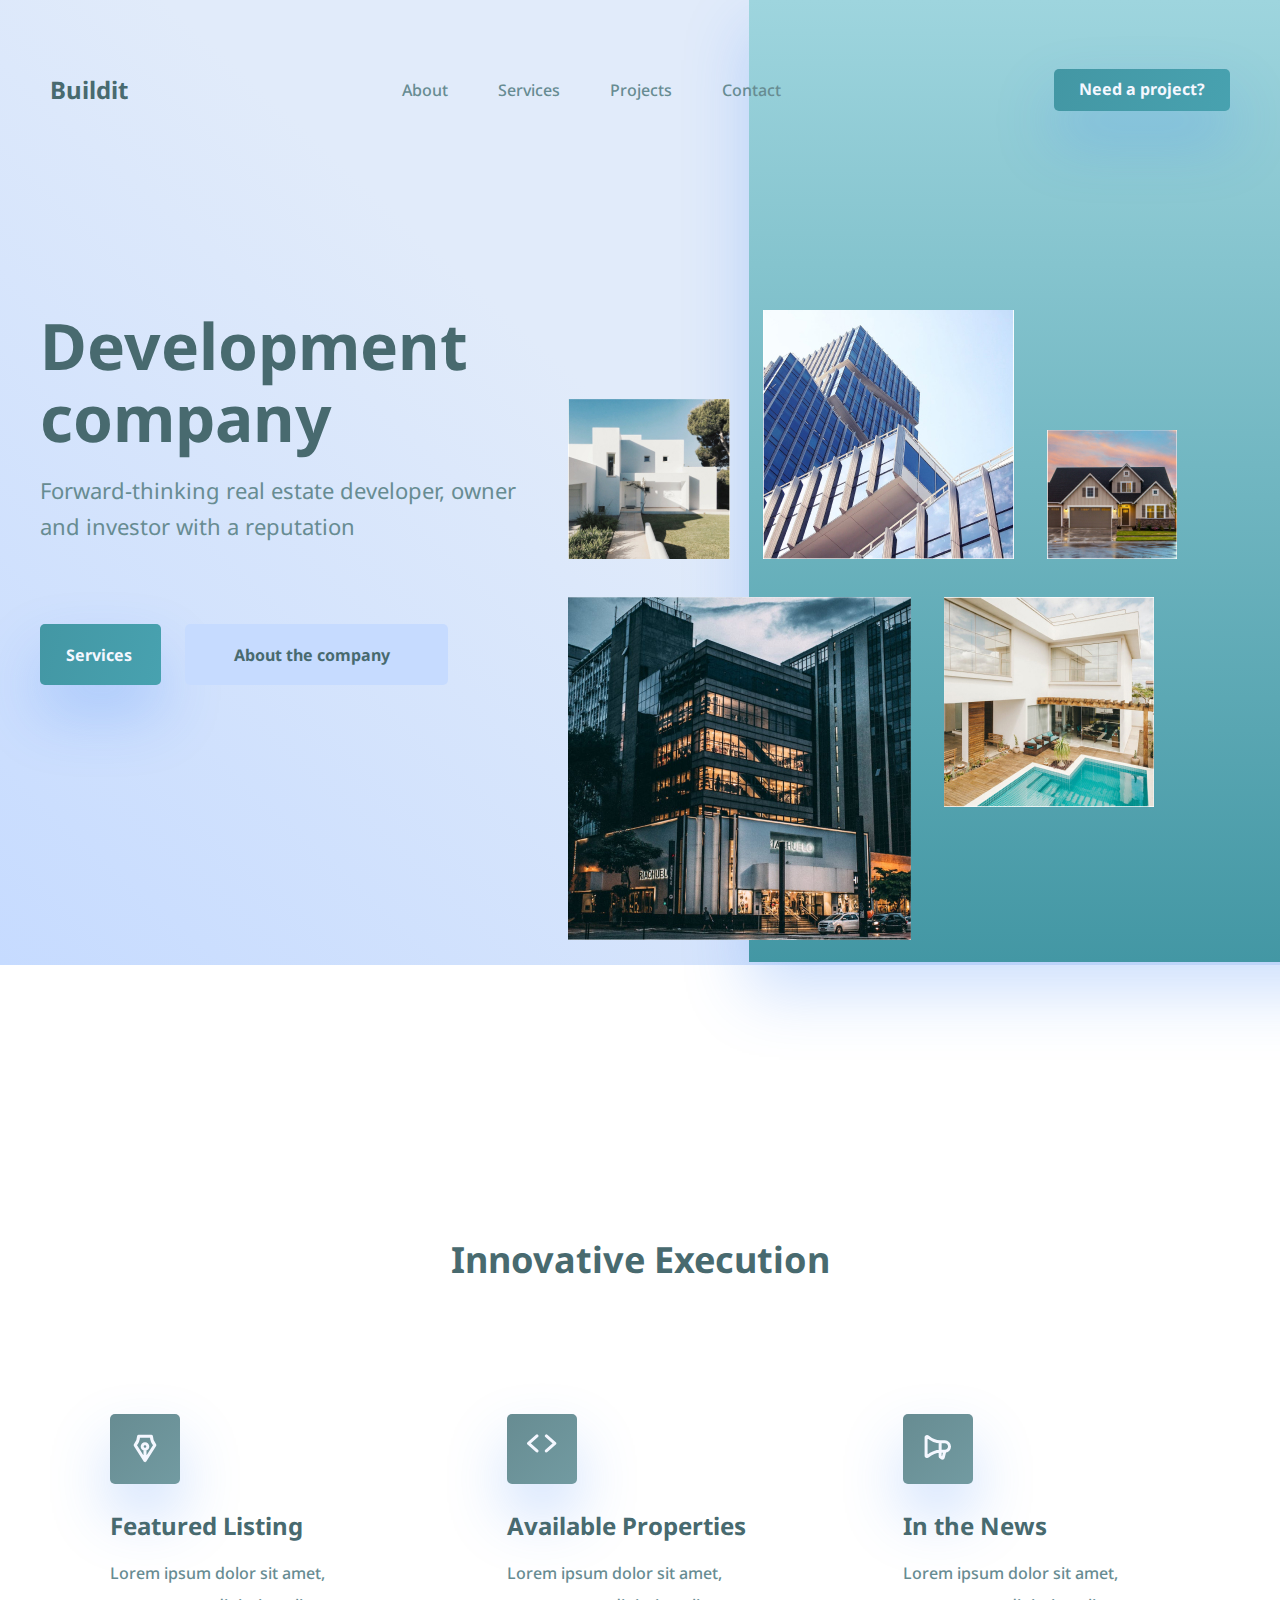
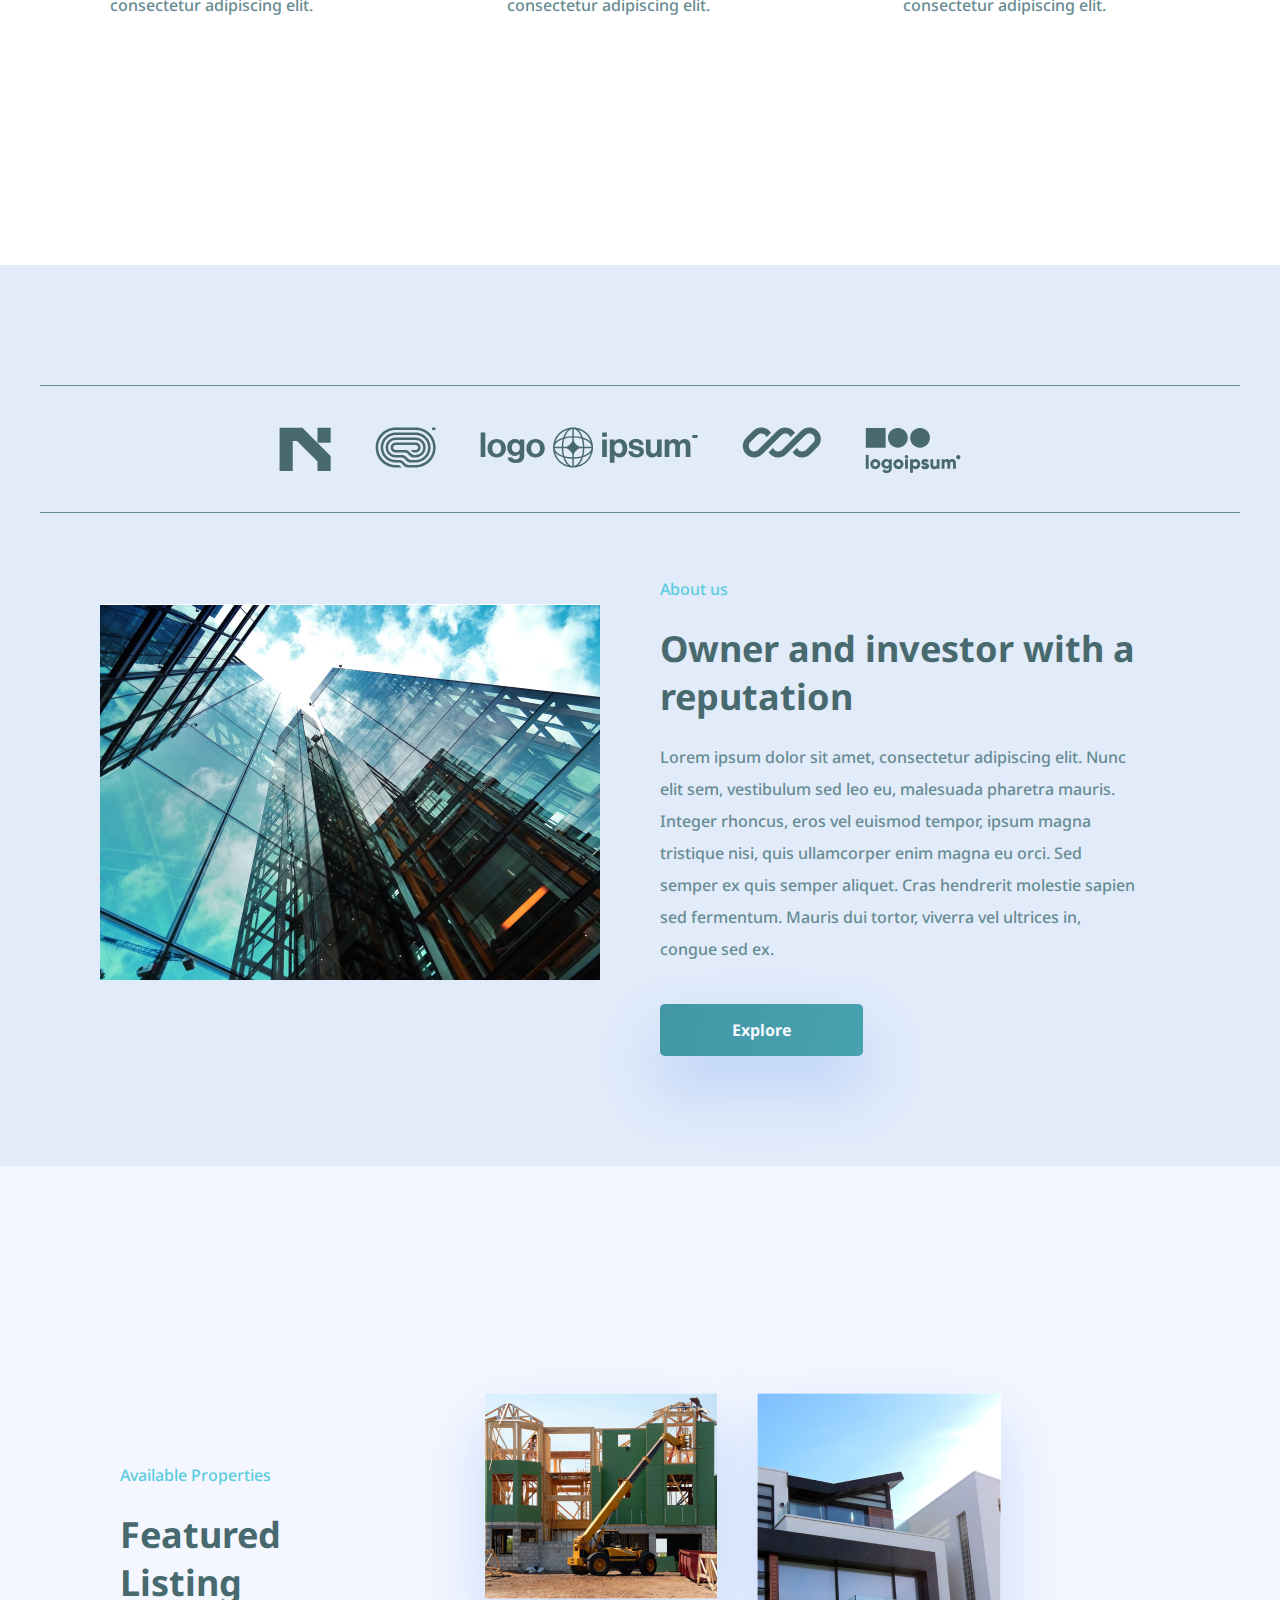
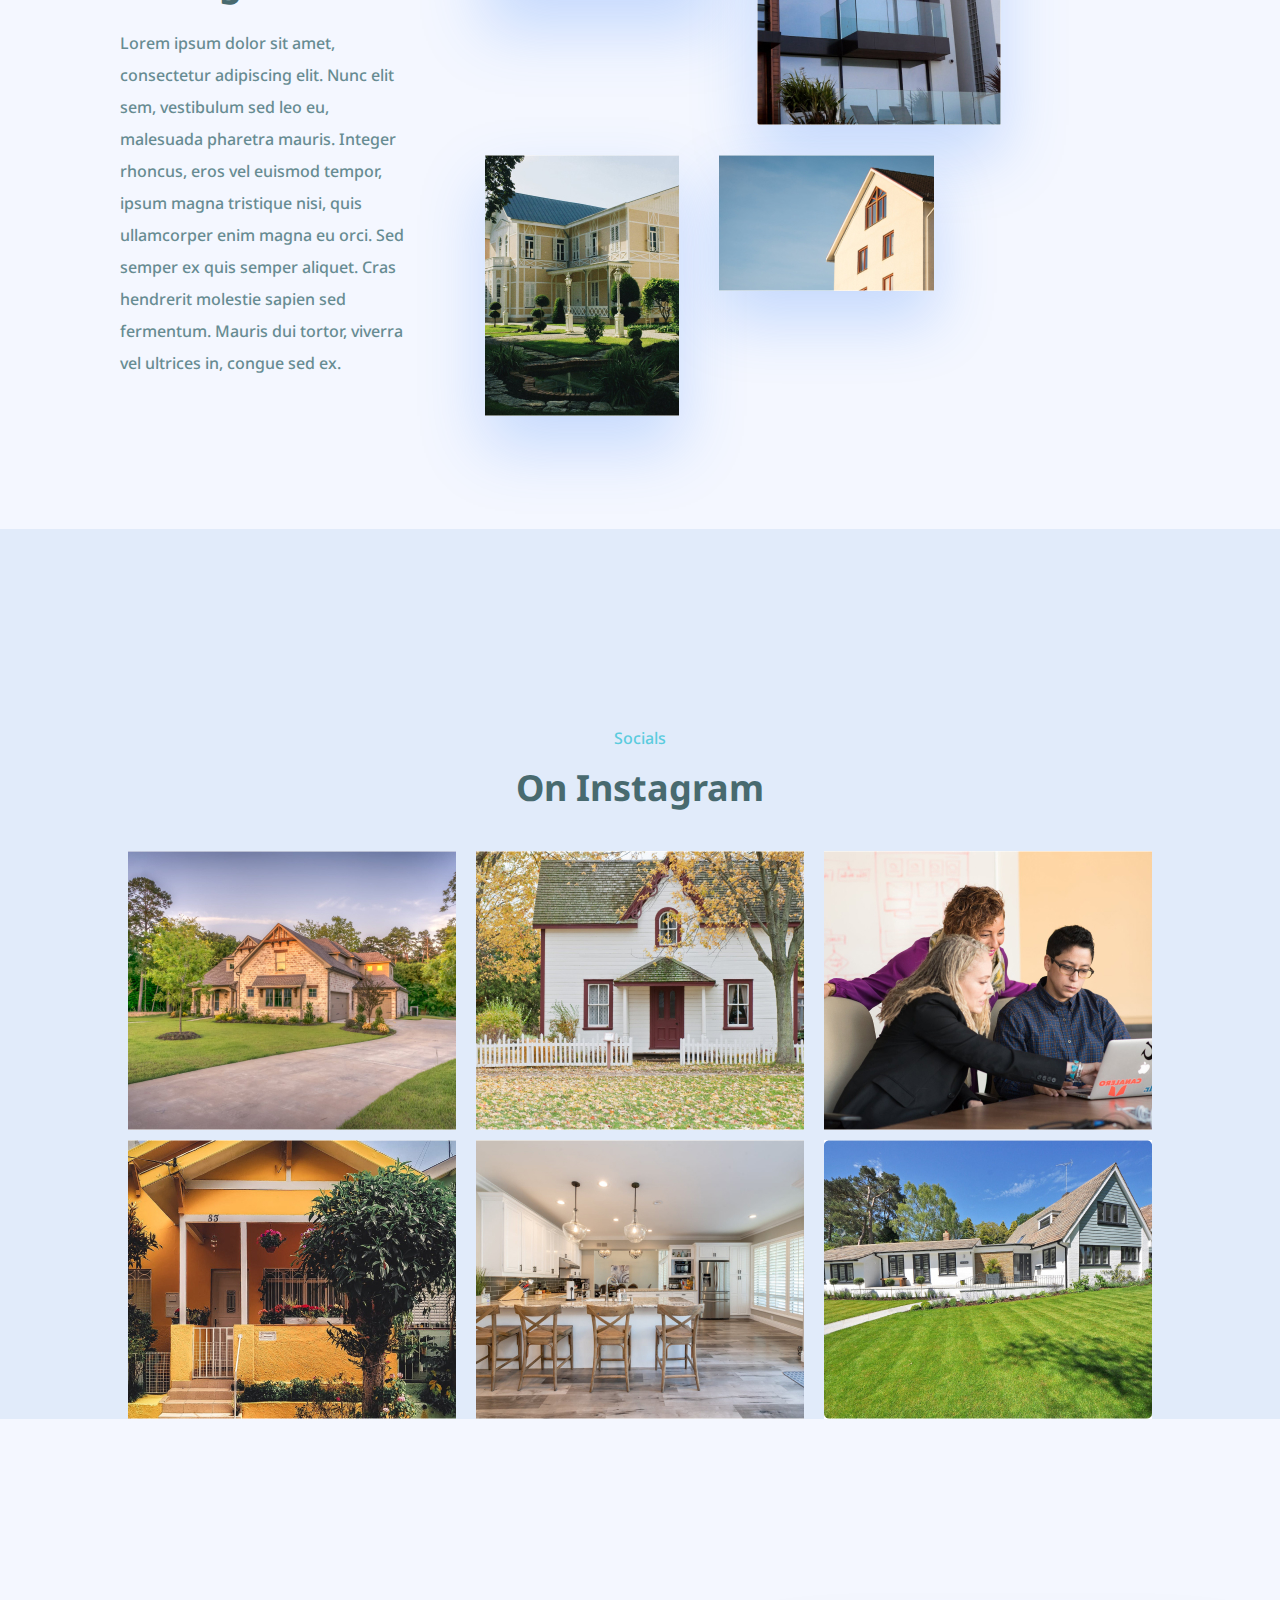
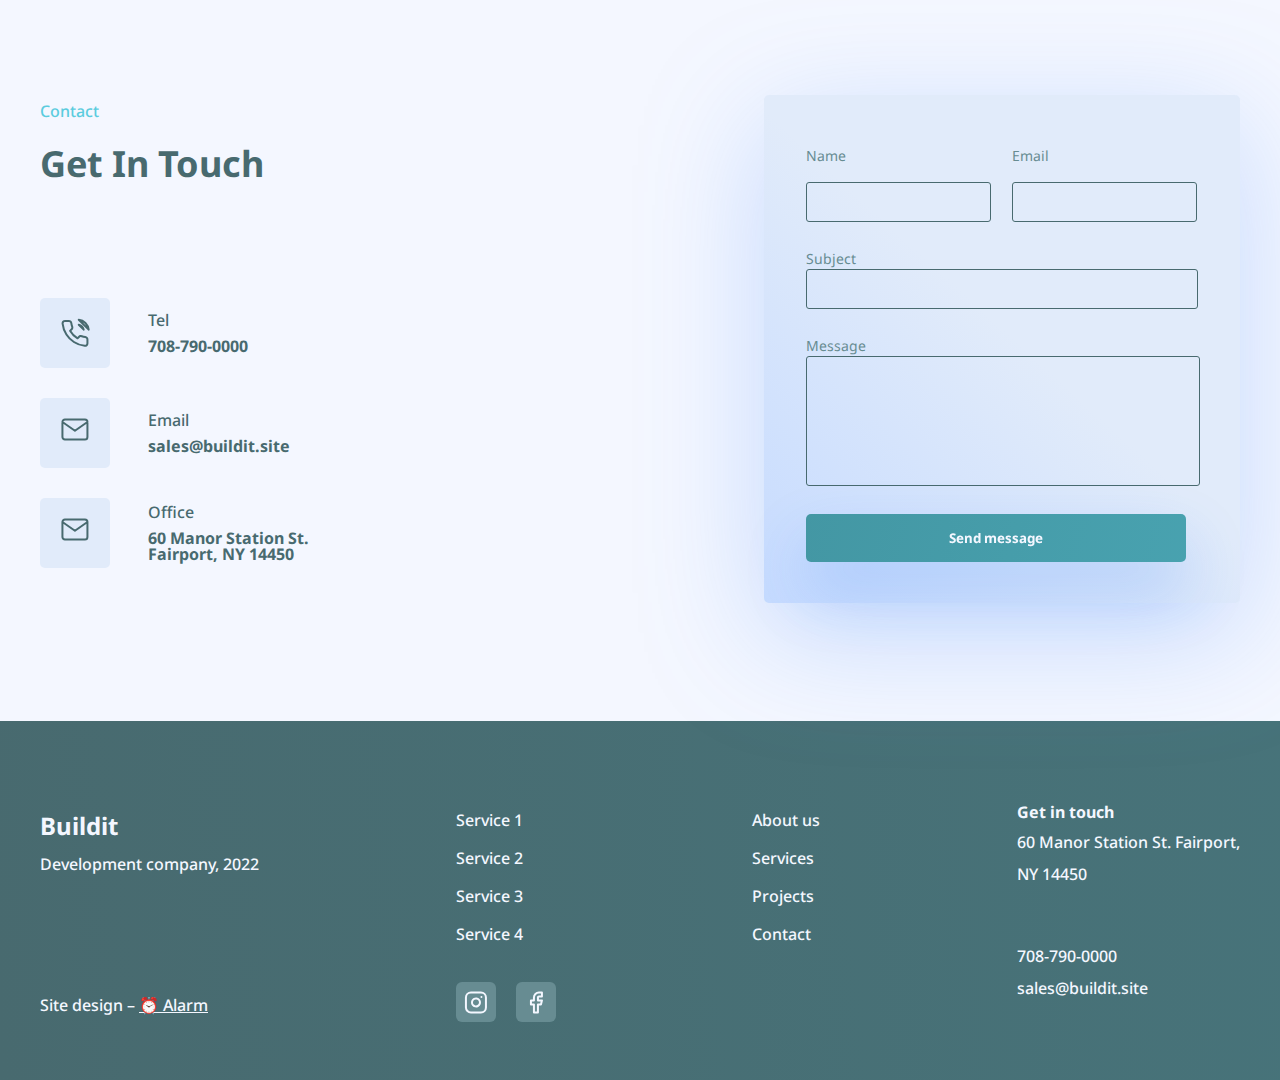
<file: Buildit/Buildit/index.html>
<!DOCTYPE html>
<html lang="en">

<head>
   <meta charset="UTF-8">
   <meta http-equiv="X-UA-Compatible" content="IE=edge">
   <meta name="viewport" content="width=device-width, initial-scale=1.0">
   <link href="https://fonts.googleapis.com/css?family=Noto+Sans:regular,500,700&display=swap" rel="stylesheet" />
   <link rel="stylesheet" href="css/style.css">
   <title>Home</title>
</head>

<body>
   <div class="wrapper">
      <header class="header">
         <div class="header__container">
            <a class="header__logo" href="#">Buildit</a>
            <div class="header__menu menu">
               <ul class="menu__list">
                  <li class="menu__item"><a href="#" class="menu__link">About</a></li>
                  <li class="menu__item"><a href="#" class="menu__link">Services</a></li>
                  <li class="menu__item"><a href="#" class="menu__link">Projects</a></li>
                  <li class="menu__item"><a href="#" class="menu__link">Contact</a></li>
               </ul>
            </div>
            <a href="#" class="header__button button">Need a project?</a>
         </div>
      </header>
      <main class="page">
         <section class="page__main-block main-block">
            <div class="main-block__container">
               <div class="main-block__text-body text-body">
                  <h1 class="text-body__title">Development<br>company</h1>
                  <div class="text-body__subtitle">Forward-thinking real estate developer, owner<br>and investor with a
                     reputation</div>
                  <div class="text-body__buttons buttons-block">
                     <a href="#" class="buttons-block__service-button button">Services</a>
                     <a href="#" class="buttons-block__about-button">About the company</a>
                  </div>
               </div>
               <div class="main-block__image-body image-body">
                  <!-- <div class="image-body__row">
                     <div class="image-body__item"><img src="img/main-block/01.jpg" alt="House-1"></div>
                     <div class="image-body__item"><img src="img/main-block/02.jpg" alt="House-2"></div>
                     <div class="image-body__item"><img src="img/main-block/03.jpg" alt="House-3"></div>
                     <div class="image-body__item"><img src="img/main-block/04.jpg" alt="House-4"></div>
                     <div class="image-body__item"><img src="img/main-block/05.jpg" alt="House-5"></div>
                  </div> -->
                  <div class="image-body__first-row">
                     <div class="image-body__item"><img src="img/main-block/01.jpg" alt="House-1"></div>
                     <div class="image-body__item"><img src="img/main-block/02.jpg" alt="House-2"></div>
                     <div class="image-body__item"><img src="img/main-block/03.jpg" alt="House-3"></div>
                  </div>
                  <div class="image-body__second-row">
                     <div class="image-body__item"><img src="img/main-block/04.jpg" alt="House-4"></div>
                     <div class="image-body__item"><img src="img/main-block/05.jpg" alt="House-5"></div>
                  </div>
               </div>
            </div>
         </section>
         <section class="page__features features">
            <div class="features__container">
               <div class="features__title title">Innovative Execution</div>
               <div class="features__row">
                  <div class="features__item item-features">
                     <div class="item-features__icon"><img src="img/features/pencil.svg" alt=""></div>
                     <div class="item-features__label">Featured Listing</div>
                     <div class="item-features__text">Lorem ipsum dolor sit amet, consectetur adipiscing elit.</div>
                  </div>
                  <div class="features__item item-features">
                     <div class="item-features__icon"><img src="img/features/arrows.svg" alt=""></div>
                     <div class="item-features__label">Available Properties</div>
                     <div class="item-features__text">Lorem ipsum dolor sit amet, consectetur adipiscing elit.</div>
                  </div>
                  <div class="features__item item-features">
                     <div class="item-features__icon"><img src="img/features/speaker.svg" alt=""></div>
                     <div class="item-features__label">In the News</div>
                     <div class="item-features__text">Lorem ipsum dolor sit amet, consectetur adipiscing elit.</div>
                  </div>
               </div>
            </div>
         </section>
         <section class="page__about about">
            <div class="about__container">
               <div class="about__partners">
                  <img src="img/about/partners/01.svg" alt="Partner-1">
                  <img src="img/about/partners/02.svg" alt="Partner-2">
                  <img src="img/about/partners/03.svg" alt="Partner-3">
                  <img src="img/about/partners/04.svg" alt="Partner-4">
                  <img src="img/about/partners/05.svg" alt="Partner-5">
               </div>
               <div class="about__column column">
                  <div class="column__image"><img src="img/about/build.jpg" alt=""></div>
                  <div class="column__body--about">
                     <div class="column__topic topic">About us</div>
                     <div class="column__title title">Owner and investor with a reputation</div>
                     <div class="column__text text">Lorem ipsum dolor sit amet, consectetur adipiscing elit. Nunc elit
                        sem,
                        vestibulum sed leo eu, malesuada pharetra mauris. Integer rhoncus, eros vel euismod tempor,
                        ipsum magna tristique nisi, quis ullamcorper enim magna eu orci. Sed semper ex quis semper
                        aliquet. Cras hendrerit molestie sapien sed fermentum. Mauris dui tortor, viverra vel ultrices
                        in, congue sed ex.</div>
                     <a href="#" class="column__button button">Explore</a>
                  </div>
               </div>
            </div>
         </section>
         <section class="page__projects projects">
            <div class="projects__container">
               <div class="projects__column column">
                  <div class="column__body--projects">
                     <div class="column__topic topic">Available Properties</div>
                     <div class="column__title title">Featured Listing</div>
                     <div class="column__text text">Lorem ipsum dolor sit amet, consectetur adipiscing elit. Nunc elit
                        sem, vestibulum sed leo eu, malesuada pharetra mauris. Integer rhoncus, eros vel euismod tempor,
                        ipsum magna tristique nisi, quis ullamcorper enim magna eu orci. Sed semper ex quis semper
                        aliquet. Cras hendrerit molestie sapien sed fermentum. Mauris dui tortor, viverra vel ultrices
                        in, congue sed ex.</div>
                  </div>
                  <div class="column__image">
                     <div class="column__image"><img src="img/projects/01.jpg" alt=""></div>
                     <div class="column__image"><img src="img/projects/02.jpg" alt=""></div>
                     <div class="column__image"><img src="img/projects/03.jpg" alt=""></div>
                     <div class="column__image"><img src="img/projects/04.jpg" alt=""></div>
                  </div>
               </div>
            </div>
         </section>
         <section class="page__socials socials">
            <div class="socials__container">
               <div class="socials__topic topic">Socials</div>
               <div class="socials__title title">On Instagram</div>
               <div class="socials__row">
                  <div class="socials__image"><img src="img/socials/01.jpg" alt=""></div>
                  <div class="socials__image"><img src="img/socials/02.jpg" alt=""></div>
                  <div class="socials__image"><img src="img/socials/03.jpg" alt=""></div>
                  <div class="socials__image"><img src="img/socials/04.jpg" alt=""></div>
                  <div class="socials__image"><img src="img/socials/05.jpg" alt=""></div>
                  <div class="socials__image"><img src="img/socials/06.jpg" alt=""></div>
               </div>
            </div>
         </section>
         <section class="page__contact contact">
            <div class="contact__container">
               <div class="contact__address address">
                  <div class="contact__topic topic">Contact</div>
                  <div class="contact__title title">Get In Touch</div>
                  <div class="address__item">
                     <div class="address__icon"><img src="img/contact/phone.svg" alt=""></div>
                     <div class="address__column">
                        <div class="address__caption">Tel</div>
                        <a href="tel:708-790-0000" class="address__info">708-790-0000</a>
                     </div>
                  </div>
                  <div class="address__item">
                     <div class="address__icon"><img src="img/contact/mail.svg" alt=""></div>
                     <div class="address__column">
                        <div class="address__caption">Email</div>
                        <a href="mailto:sales@buildit.site" class="address__info">sales@buildit.site</a>
                     </div>
                  </div>
                  <div class="address__item">
                     <div class="address__icon"><img src="img/contact/mail.svg" alt=""></div>
                     <div class="address__column">
                        <div class="address__caption">Office</div>
                        <a href="#" class="address__info">60 Manor Station St.<br>Fairport, NY 14450</a>
                     </div>
                  </div>
               </div>
               <form class="contact__form form-contact" action="#">
                  <div class="form-contact__input-wrapper">
                     <div class="form-contact__input-inner">
                        <label class="form-contact__label" for="fname">Name</label><br>
                        <input class="form-contact__input" type="text" id="fname">
                     </div>
                     <div class="form-contact__input-wrapper">
                        <div class="form-contact__input-inner">
                           <label class=" form-contact__label" for="mail">Email</label><br>
                           <input class="form-contact__input" required type="email" id="mail">
                        </div>
                     </div>
                  </div>
                  <label class="form-contact__label" for="subject">Subject</label><br>
                  <input class="form-contact__input form-contact__input--wide" type="text" id="subject">
                  <label class="form-contact__label" for="message">Message</label><br>
                  <input class="form-contact__textarea" type="textarea" id="message">
                  <button class="form-contact__button button" type="submit">Send message</button>
               </form>
            </div>
         </section>
      </main>
      <footer class="footer">
         <div class="footer__container">
            <div class="footer__column column-footer">
               <div class="column-footer__logo">Buildit</div>
               <div class="column-footer__label">Development company, 2022</div>
               <div class="column-footer__caption">Site design – <span>⏰ Alarm</span></div>
            </div>
            <div class="footer__column column-footer">
               <ul class="column-footer__list">
                  <li class="column-footer__item"><a href="#" class="column-footer__link">Service 1</a></li>
                  <li class="column-footer__item"><a href="#" class="column-footer__link">Service 2</a></li>
                  <li class="column-footer__item"><a href="#" class="column-footer__link">Service 3</a></li>
                  <li class="column-footer__item"><a href="#" class="column-footer__link">Service 4</a></li>
               </ul>
               <div class="column-footer__icons">
                  <div class="column-footer__icon"><img src="img/footer/inst.svg" alt="Instagram"></div>
                  <div class="column-footer__icon"><img src="img/footer/fb.svg" alt="Facebook"></div>
               </div>
            </div>
            <div class="footer__column column-footer">
               <ul class="column-footer__list">
                  <li class="column-footer__item"><a href="#" class="column-footer__link">About us</a></li>
                  <li class="column-footer__item"><a href="#" class="column-footer__link">Services</a></li>
                  <li class="column-footer__item"><a href="#" class="column-footer__link">Projects</a></li>
                  <li class="column-footer__item"><a href="#" class="column-footer__link">Contact</a></li>
               </ul>
            </div>
            <div class="footer__column column-footer">
               <div class="column-footer__desc">Get in touch</div>
               <div class="column-address"><a class="column-footer__link" href="#">60 Manor Station St.
                     Fairport,<br>NY 14450</a></div>
               <a class="column-footer__link" href="tel:708-790-0000">708-790-0000</a>
               <div> <a class="column-footer__link" href="mailto:sales@buildit.site">sales@buildit.site</a></div>
            </div>
         </div>
      </footer>
   </div>
</body>

</html>
</file>
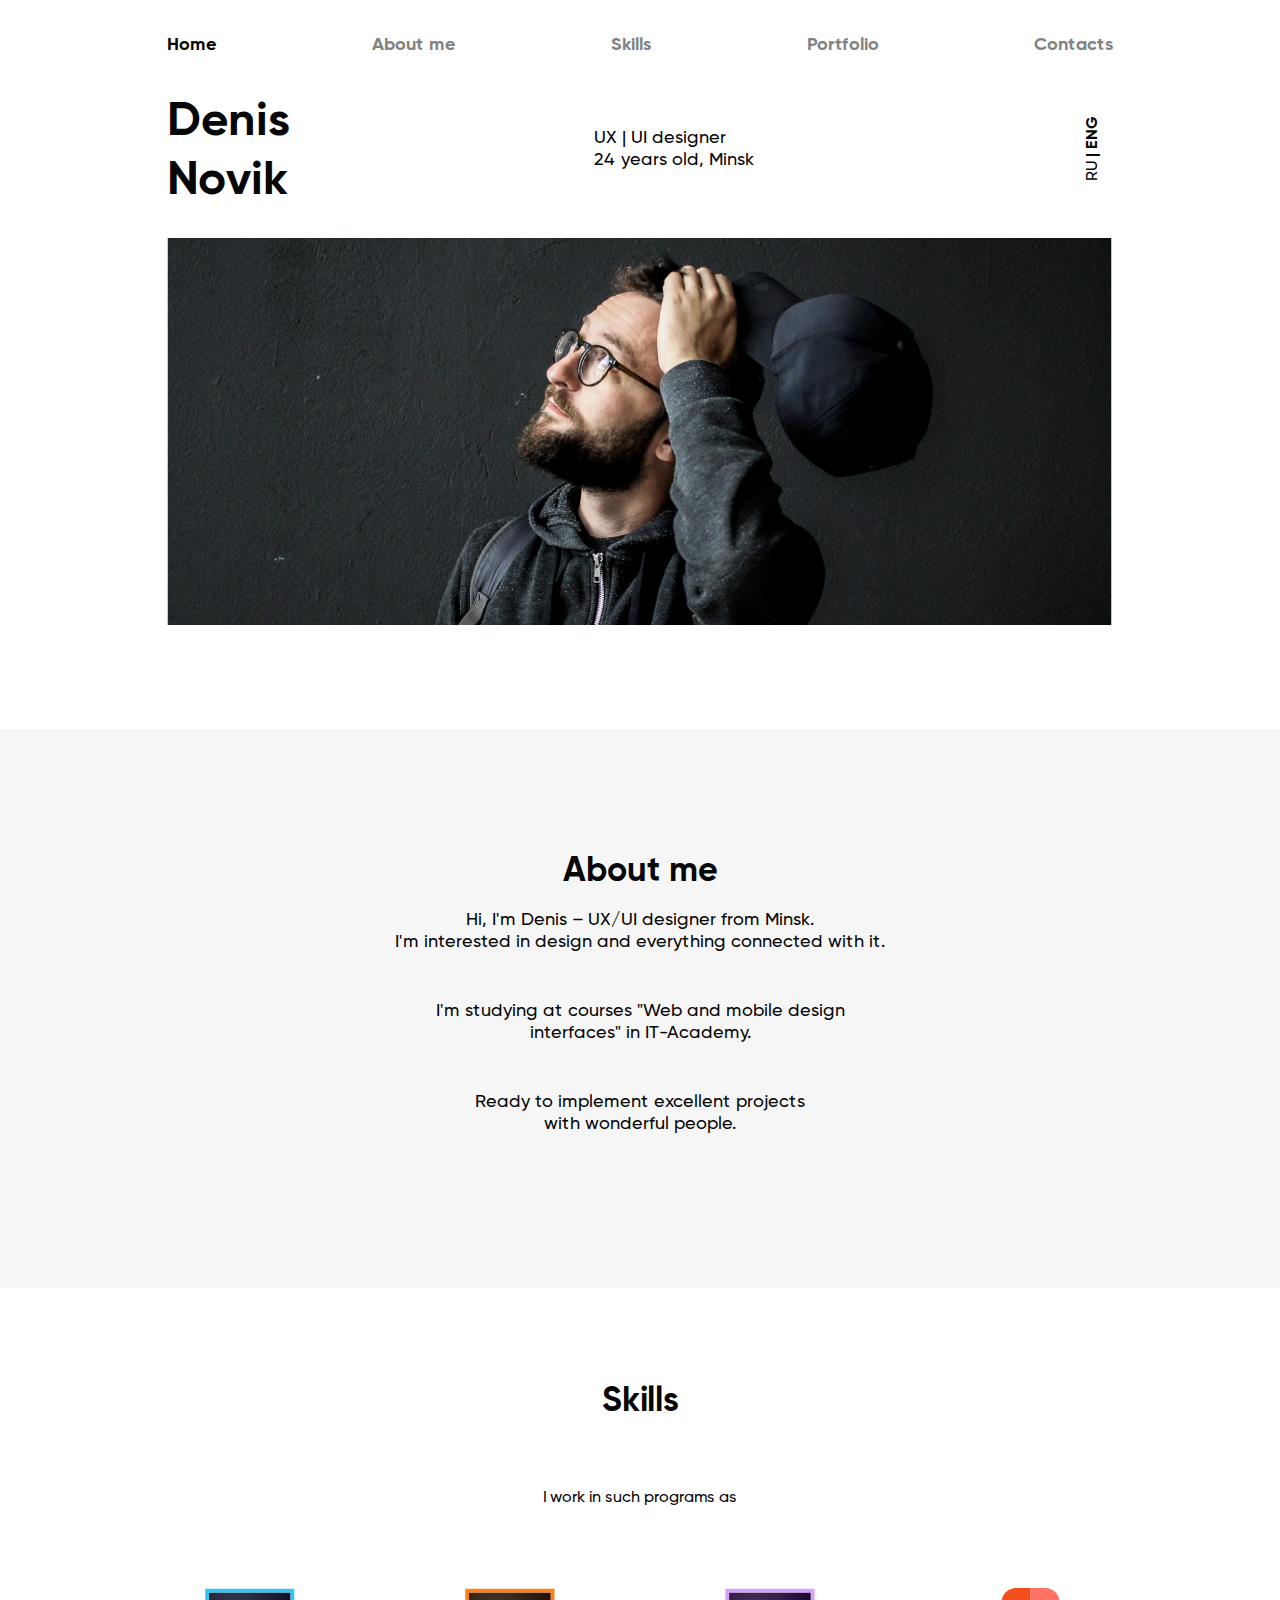
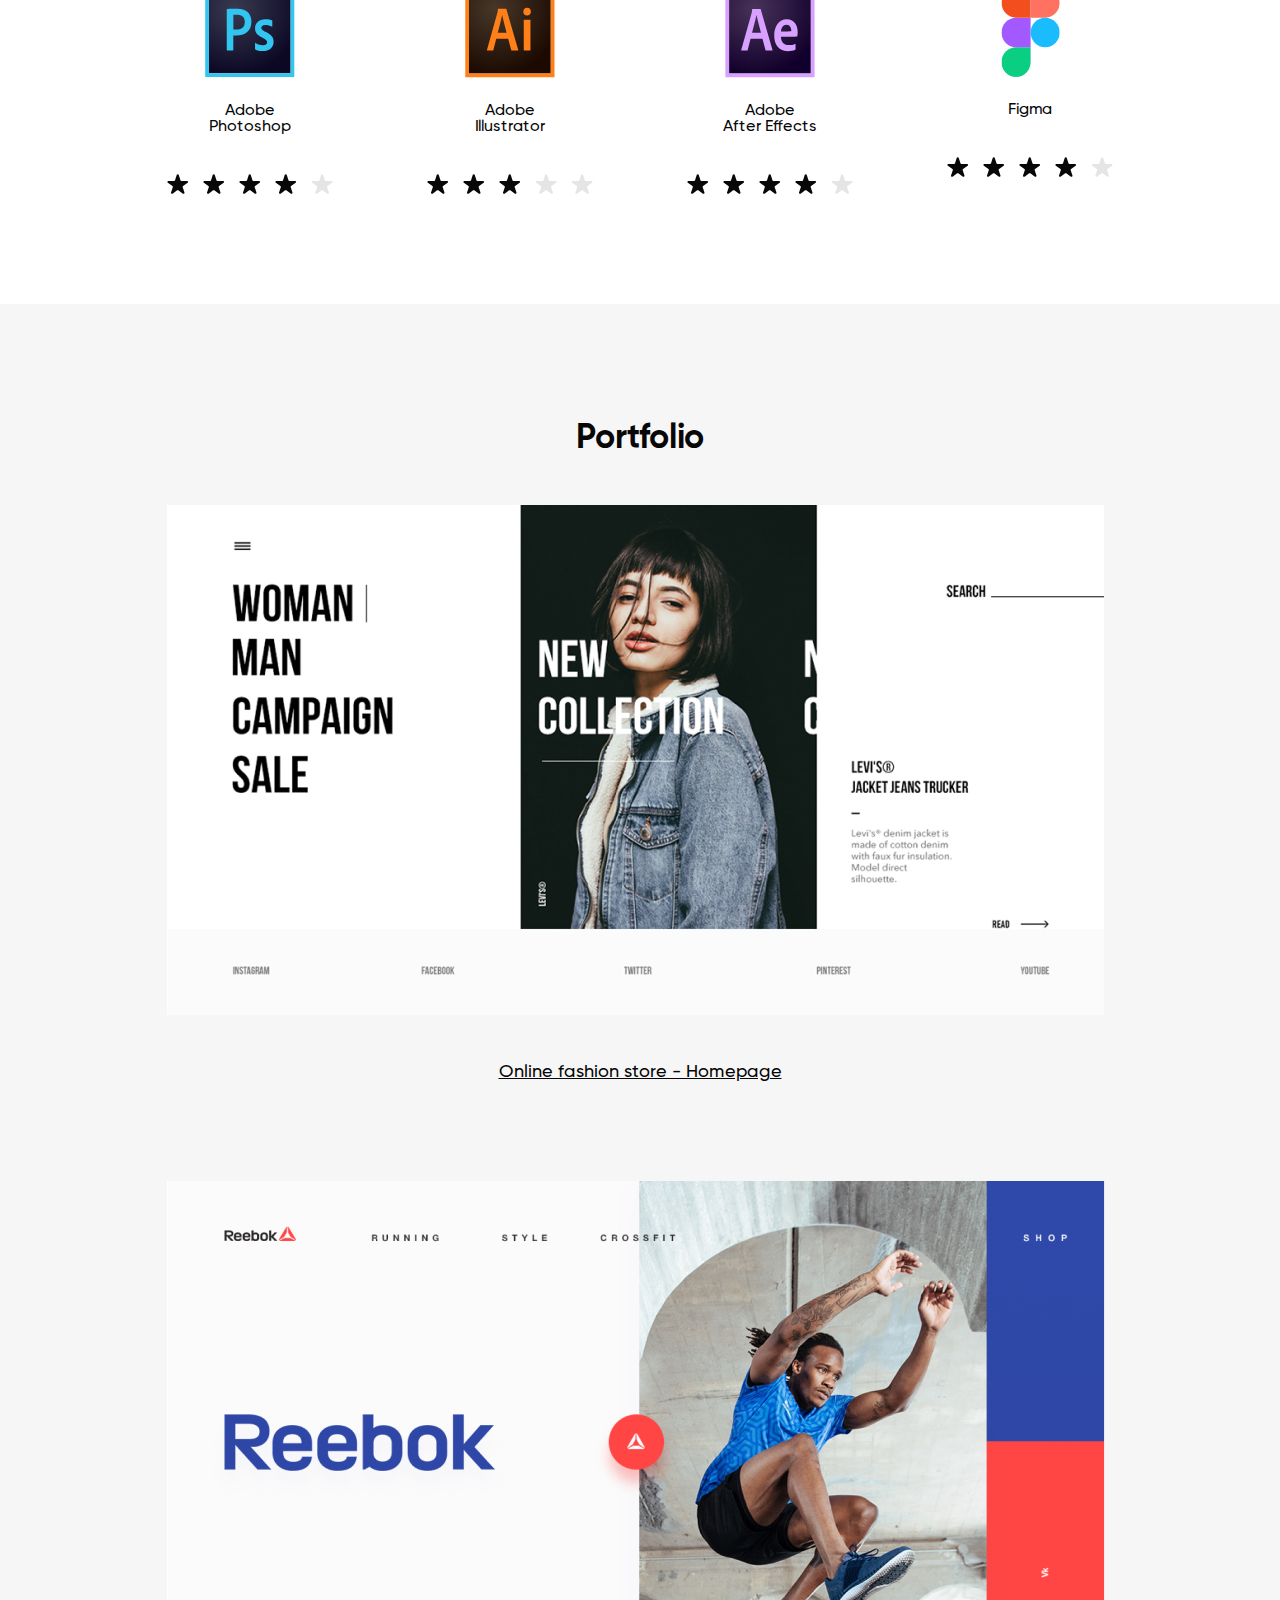
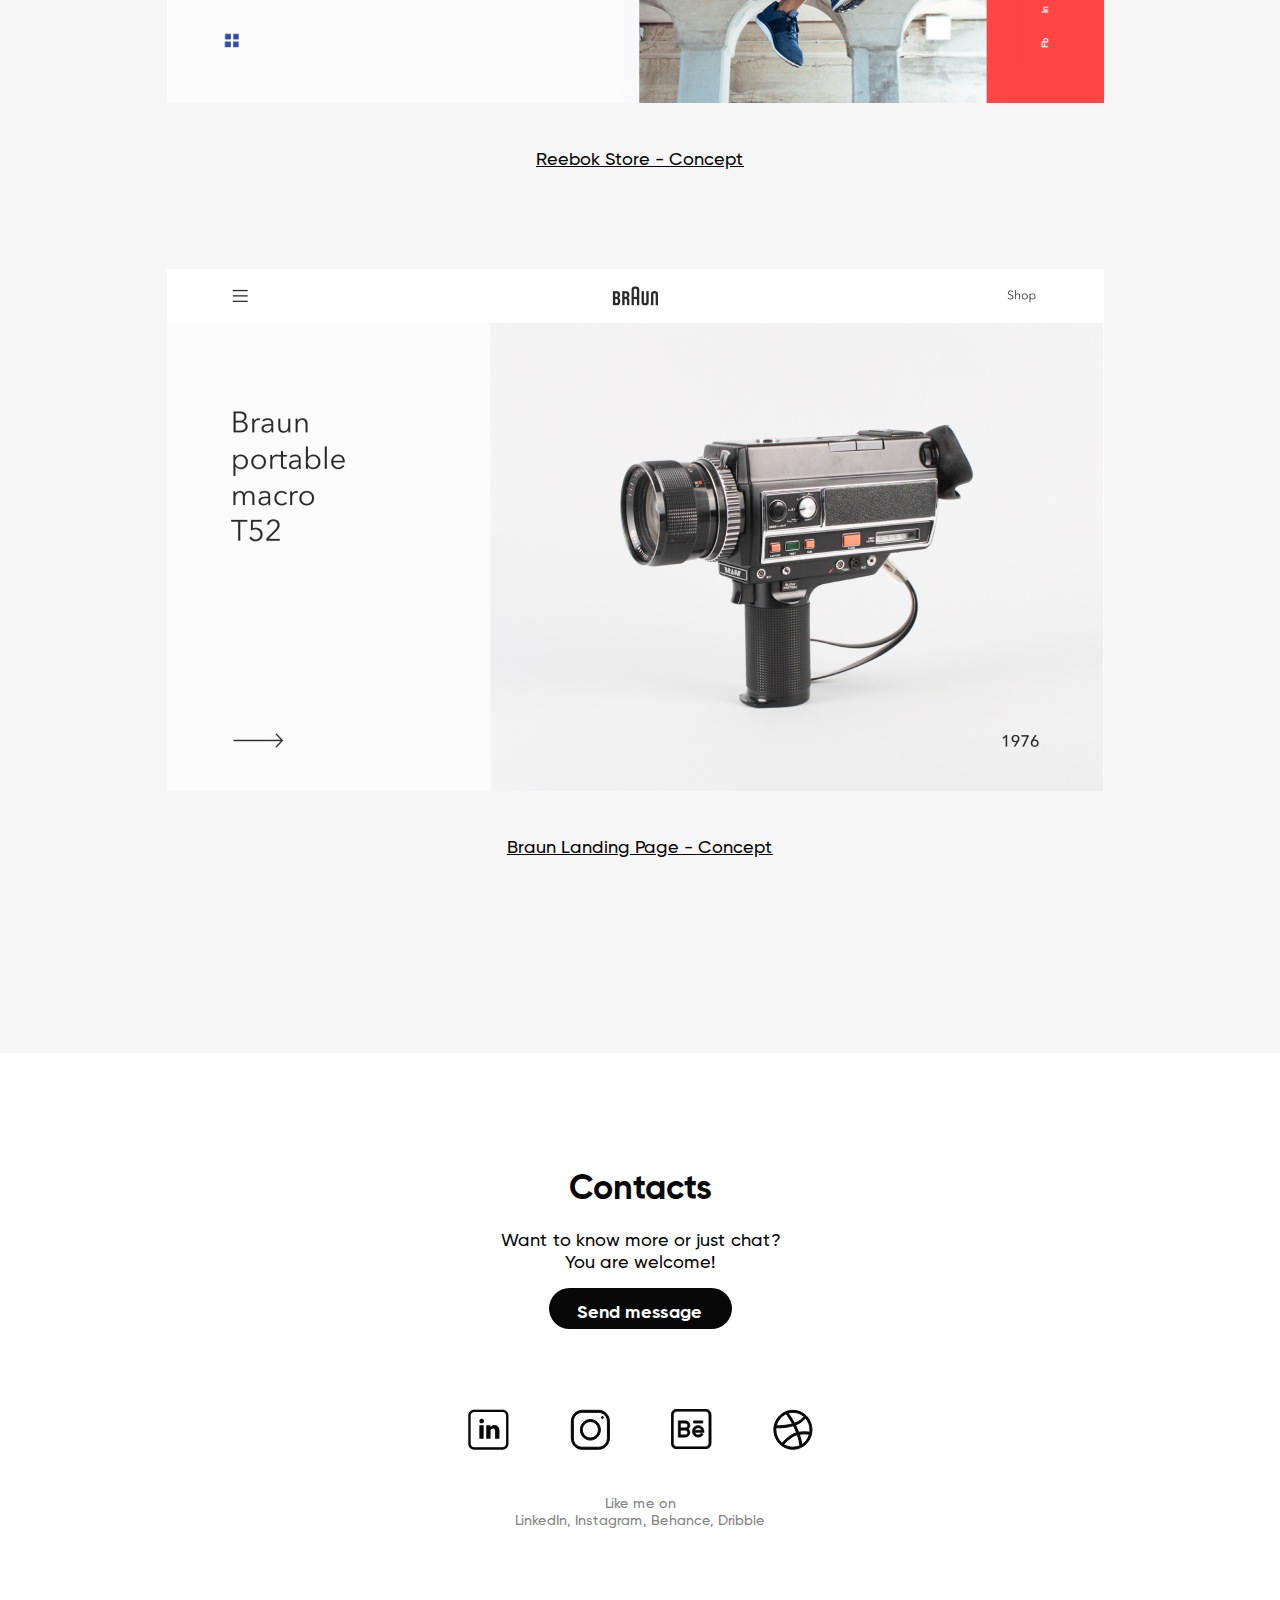
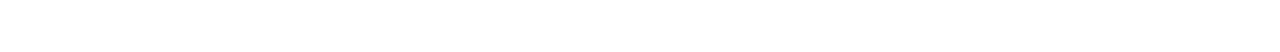
<file: Portfolio-landing/Portfolio-landing/index.html>
<!DOCTYPE html>
<html lang="en">

<head>
   <meta charset="UTF-8">
   <meta http-equiv="X-UA-Compatible" content="IE=edge">
   <meta name="viewport" content="width=device-width, initial-scale=1.0">
   <title>Portfolio landing</title>
   <link rel="stylesheet" href="css/style.css">
</head>

<body>
   <div class="wrapper">
      <header class="header">
         <div class="header__container">
            <div class="header__menu menu">
               <ul class="menu__list">
                  <li class="menu__link active-link"><a href="#">Home</a></li>
                  <li class="menu__link"><a href="#">About me</a></li>
                  <li class="menu__link"><a href="#">Skills</a></li>
                  <li class="menu__link"><a href="#">Portfolio</a></li>
                  <li class="menu__link"><a href="#">Contacts</a></li>
               </ul>
            </div>
         </div>
      </header>
      <main class="page">
         <section class="page__main main-block">
            <div class="main-block__container">
               <div class="main-block__content content-main-block">
                  <div class="content-main-block__title">Denis<br>Novik</div>
                  <div class="content-main-block__subtitle">UX | UI designer<br>24 years old, Minsk</div>
                  <div class="content-main-block__lang">RU <span class="span-lang">| ENG</span></div>
               </div>
               <div class="main-block__image"><img src="img/main-block/man.jpg" alt=""></div>
            </div>
         </section>
         <section class="page__about about-block">
            <div class="about-block__container">
               <div class="about-block__title title">About me</div>
               <div class="about-block__text">
                  <p>Hi, I'm Denis – UX/UI designer from Minsk.<br>I'm interested in design
                     and everything connected with it.</p>
                  <p>I'm studying at courses "Web and mobile design<br>interfaces" in
                     IT-Academy.
                  </p>
                  <p>Ready to implement excellent projects<br>with wonderful people.</p>
               </div>
            </div>
         </section>
         <section class="page__skills skills-block">
            <div class="skills-block__container">
               <div class="skills-block__title title">Skills</div>
               <div class="skills-block__subtitle">I work in such programs as</div>
               <div class="skills-block__items">
                  <div class="skills-block__item item-skills">
                     <div class="item-skills__icon"><img src="img/skills/01.svg" alt="Photoshop"></div>
                     <div class="item-skills__label">Adobe<br>Photoshop</div>
                     <div class="item-skills__rating">
                        <img src="img/skills/star-active.svg" alt="Star-active">
                        <img src="img/skills/star-active.svg" alt="Star-active">
                        <img src="img/skills/star-active.svg" alt="Star-active">
                        <img src="img/skills/star-active.svg" alt="Star-active">
                        <img src="img/skills/star.svg" alt="Star-active">
                     </div>
                  </div>
                  <div class="skills-block__item item-skills">
                     <div class="item-skills__icon"><img src="img/skills/02.svg" alt="Illustrator"></div>
                     <div class="item-skills__label">Adobe<br>Illustrator</div>
                     <div class="item-skills__rating">
                        <img src="img/skills/star-active.svg" alt="Star-active">
                        <img src="img/skills/star-active.svg" alt="Star-active">
                        <img src="img/skills/star-active.svg" alt="Star-active">
                        <img src="img/skills/star.svg" alt="Star-active">
                        <img src="img/skills/star.svg" alt="Star-active">
                     </div>
                  </div>
                  <div class="skills-block__item item-skills">
                     <div class="item-skills__icon"><img src="img/skills/03.svg" alt="After-Effects"></div>
                     <div class="item-skills__label">Adobe<br>After Effects</div>
                     <div class="item-skills__rating">
                        <img src="img/skills/star-active.svg" alt="Star-active">
                        <img src="img/skills/star-active.svg" alt="Star-active">
                        <img src="img/skills/star-active.svg" alt="Star-active">
                        <img src="img/skills/star-active.svg" alt="Star-active">
                        <img src="img/skills/star.svg" alt="Star-active">
                     </div>
                  </div>
                  <div class="skills-block__item item-skills">
                     <div class="item-skills__icon"><img src="img/skills/04.svg" alt="Figma"></div>
                     <div class="item-skills__label">Figma</div>
                     <div class="item-skills__rating">
                        <img src="img/skills/star-active.svg" alt="Star-active">
                        <img src="img/skills/star-active.svg" alt="Star-active">
                        <img src="img/skills/star-active.svg" alt="Star-active">
                        <img src="img/skills/star-active.svg" alt="Star-active">
                        <img src="img/skills/star.svg" alt="Star-active">
                     </div>
                  </div>
               </div>
            </div>
         </section>
         <section class="page__portfolio portfolio-block">
            <div class="portfolio-block__container">
               <div class="portfolio-block__title title">Portfolio</div>
               <div class="portfolio-block__image"><img src="img/portfolio/fashion.jpg" alt="Fashion-site"></div>
               <div class="portfolio-block__caption"><a href="#">Online fashion store - Homepage</a></div>
               <div class="portfolio-block__image"><img src="img/portfolio/reebok.jpg" alt="Reebok"></div>
               <div class="portfolio-block__caption"><a href="#">Reebok Store - Concept</a></div>
               <div class="portfolio-block__image"><img src="img/portfolio/braun.jpg" alt="Braun"></div>
               <div class="portfolio-block__caption"><a href="#">Braun Landing Page - Concept</a></div>
            </div>
         </section>
         <section class="page__contacts contacts-block">
            <div class="contacts-block__container">
               <div class="contacts-block__title title">Contacts</div>
               <div class="contacts-block__text">Want to know more or just chat?<br>You are welcome!</div>
               <a href="#" class="contacts-block__link">Send message</a>
               <div class="contacts-block__icons">
                  <a href="#"><img src="img/contacts/01.svg" alt="LinkedIn"></a>
                  <a href="#"><img src="img/contacts/02.svg" alt="Instagram"></a>
                  <a href="#"><img src="img/contacts/03.svg" alt="Behance"></a>
                  <a href="#"><img src="img/contacts/04.svg" alt="Dribble"></a>
               </div>
               <div class="contacts-block__caption">Like me on<br>LinkedIn, Instagram, Behance, Dribble</div>
            </div>
         </section>
      </main>
   </div>
</body>

</html>
</file>
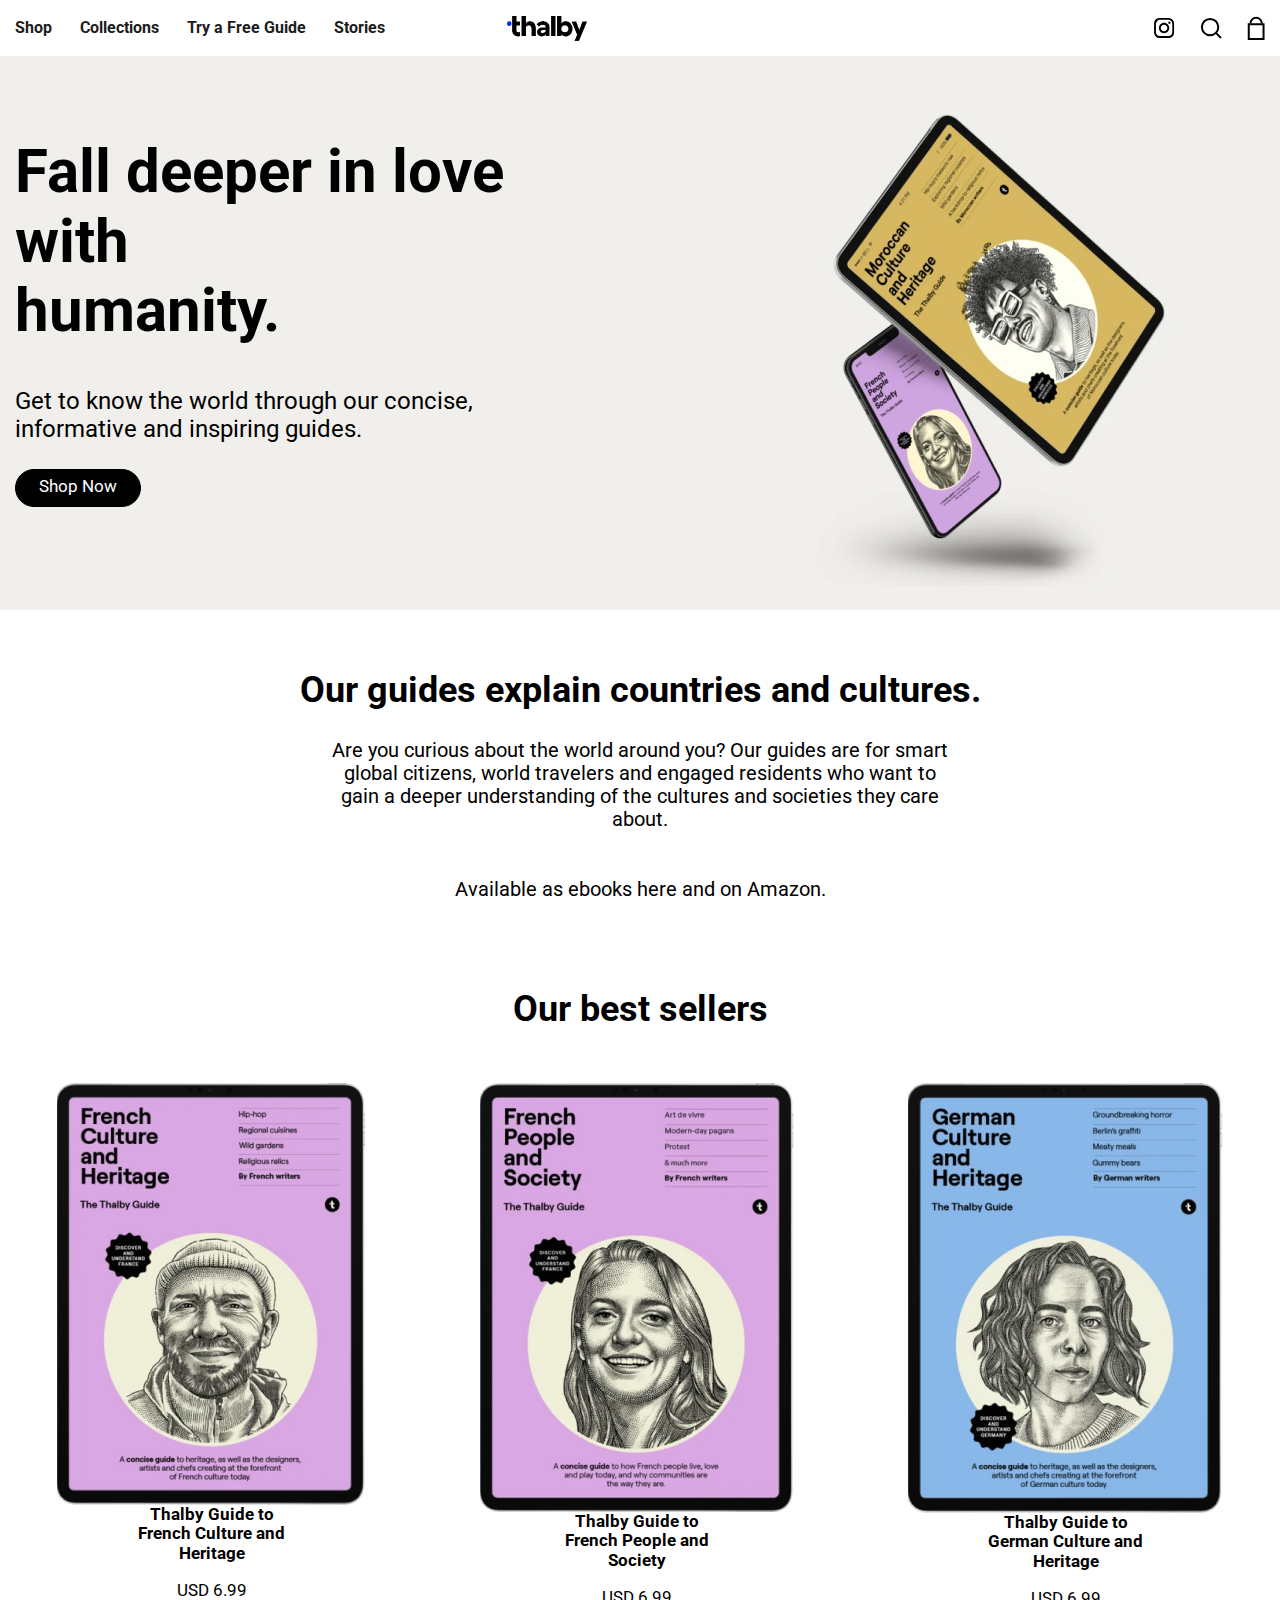
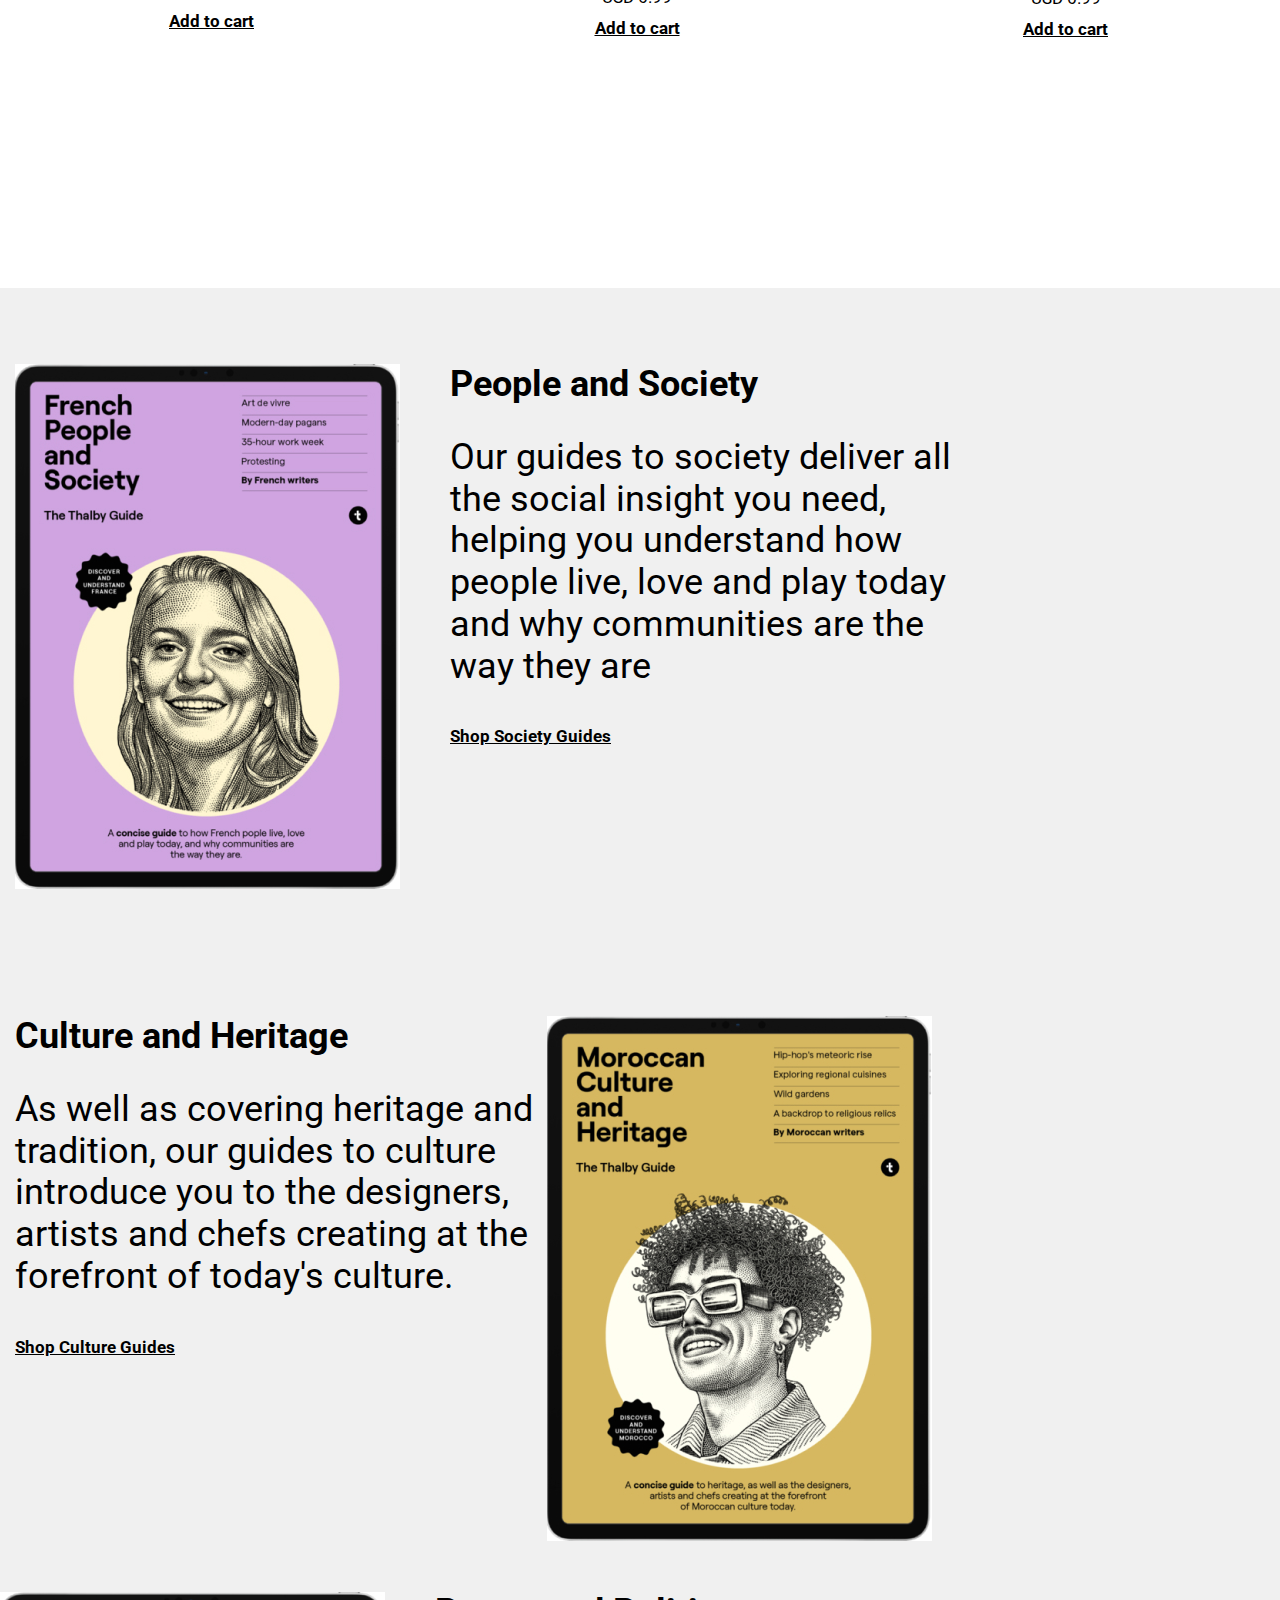
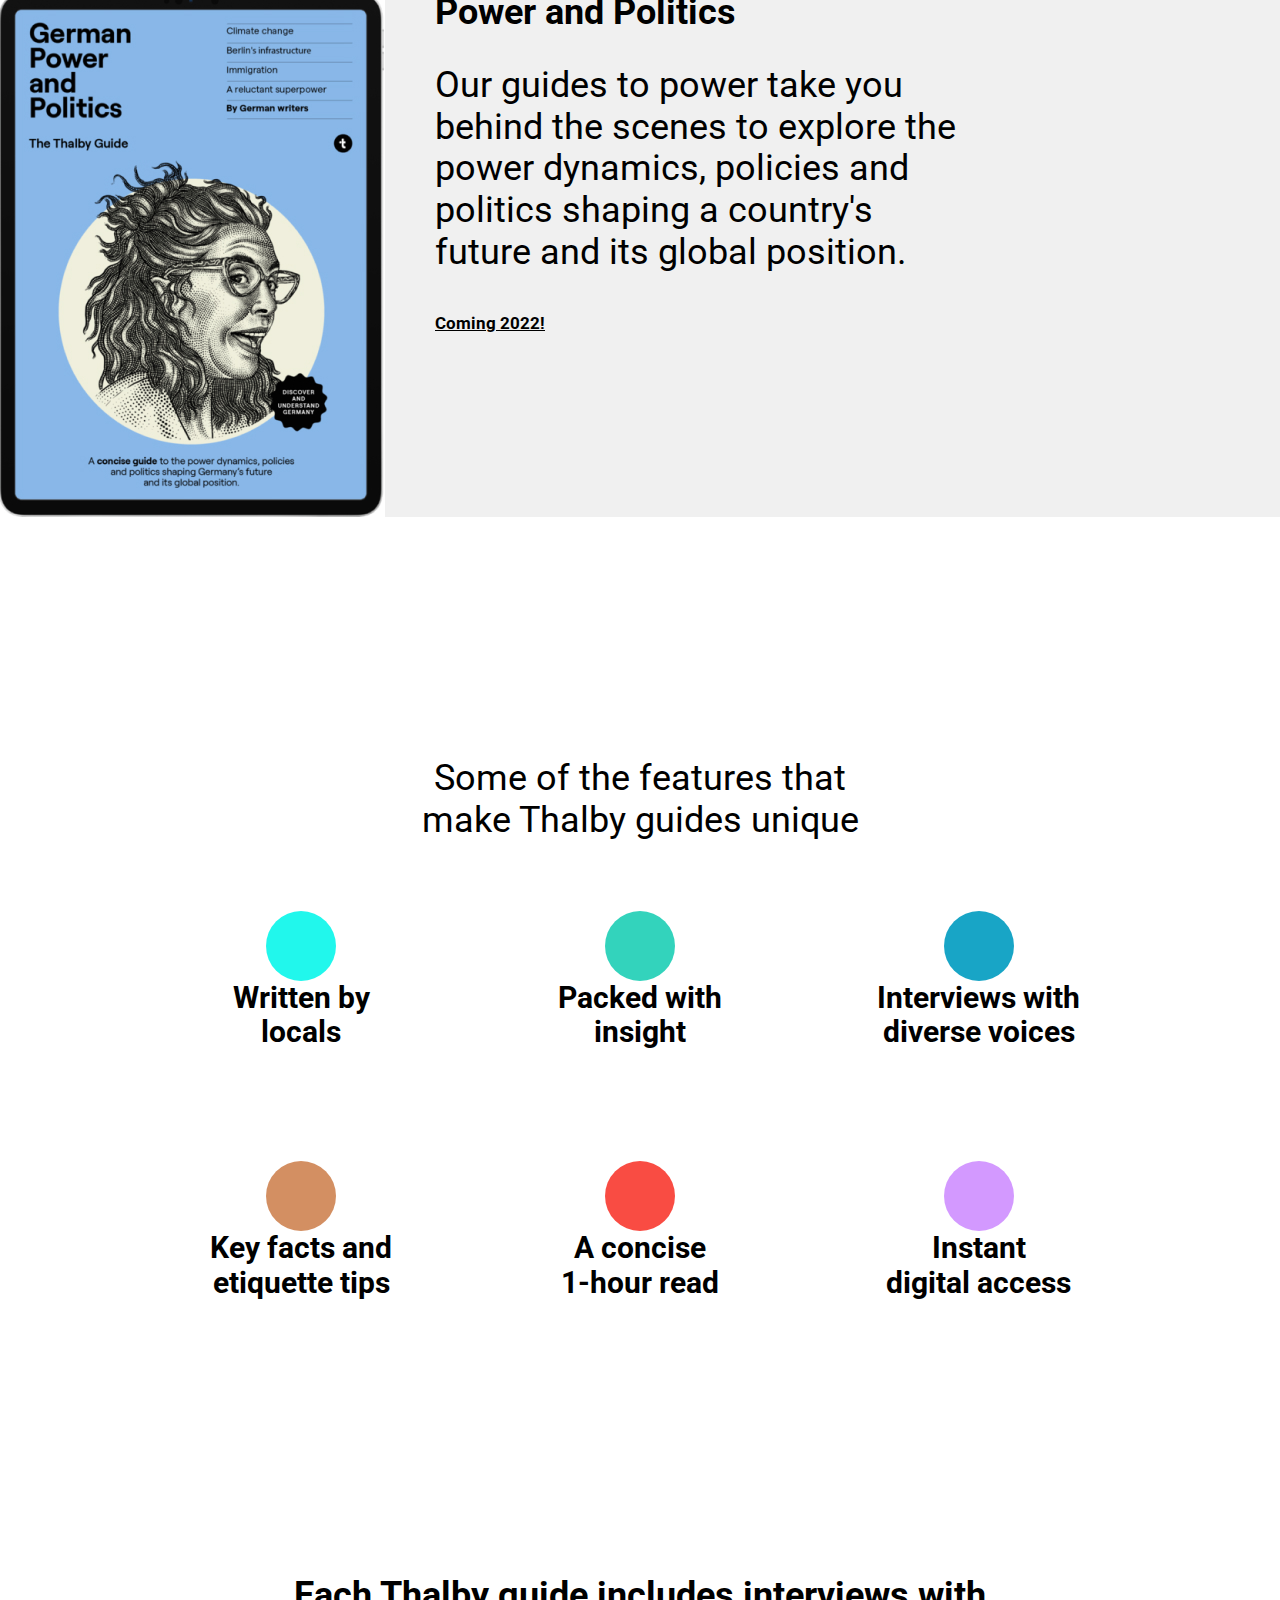
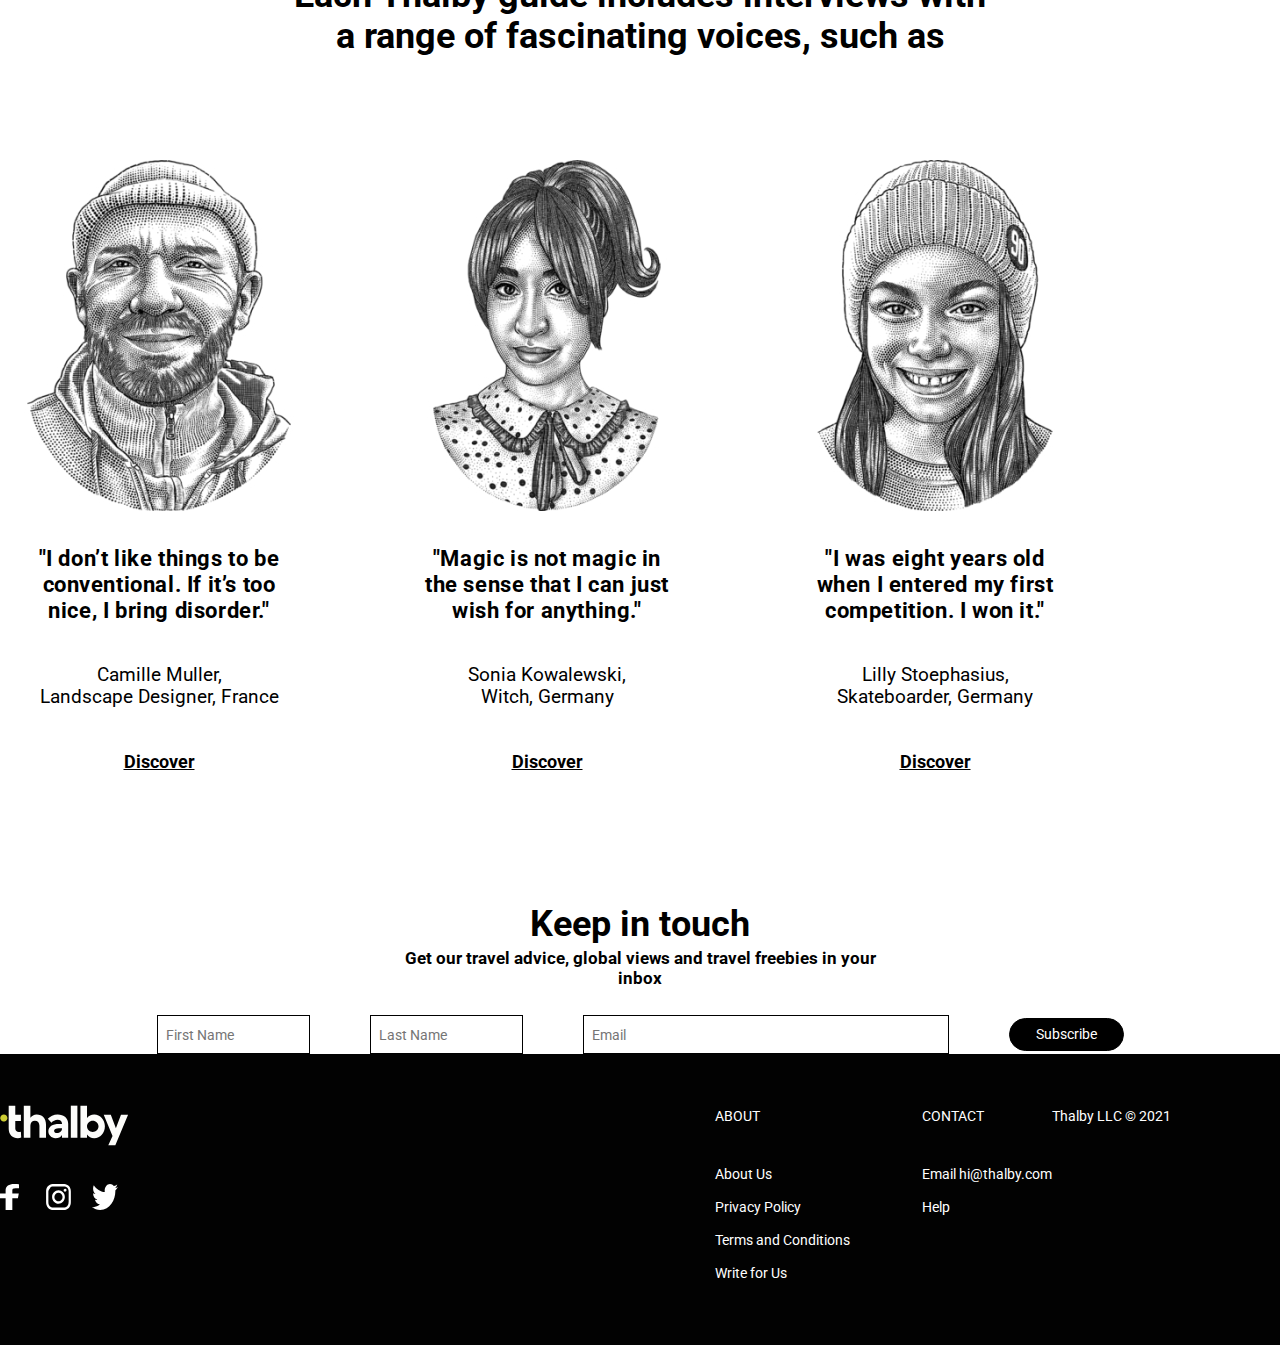
<file: Thalby/Thalby/index.html>
<!DOCTYPE html>
<html lang="en">

<head>
   <meta charset="UTF-8">
   <meta http-equiv="X-UA-Compatible" content="IE=edge">
   <meta name="viewport" content="width=device-width, initial-scale=1.0">
   <link href="https://fonts.googleapis.com/css?family=Roboto:regular,700&display=swap" rel="stylesheet" />
   <link rel="stylesheet" href="css/style.css">
   <title>Thalby</title>
</head>

<body>
   <div class="wrapper">
      <header class="header">
         <div class="header__container">
            <nav class="header__menu menu">
               <ul class="menu__list">
                  <li href="#" class="menu__item"><a href="#" class="menu__link">Shop</a></li>
                  <li href="#" class="menu__item"><a href="#" class="menu__link">Collections</a></li>
                  <li href="#" class="menu__item"><a href="#" class="menu__link">Try a Free Guide</a></li>
                  <li href="#" class="menu__item"><a href="#" class="menu__link">Stories</a></li>
               </ul>
            </nav>
            <a href="#" class="header__logo"><img src="img/icons/logo.svg" alt="Logo"></a>
            <div class="header__icons icons">
               <ul class="icons__list">
                  <li class="icons__item"><a href="#" class="icons__link"><img src="img/icons/icon-inst.svg"
                           alt="Inst"></a>
                  </li>
                  <li class="icons__item"><a href="#" class="icons__link"><img src="img/icons/icon-search.svg"
                           alt="Search"></a></li>
                  <li class="icons__item"><a href="#" class="icons__link"><img src="img/icons/icon-lock.svg"
                           alt="Lock"></a>
                  </li>
               </ul>
            </div>
         </div>
      </header>
      <main class="main">
         <section class="preview">
            <div class="preview__container">
               <div class="preview__body">
                  <h1 class="preview__title">Fall deeper in love with<br>humanity.</h1>
                  <div class="preview__text">Get to know the world through our concise,<br>informative and inspiring
                     guides.</div>
                  <a href="#" class="preview__button">Shop Now</a>
               </div>
               <div class="preview__image"><img src="img/preview/01.jpg" alt="preview-image"></div>
            </div>
         </section>
         <section class="bestsellers">
            <div class="bestsellers__container">
               <div class="bestsellers__top">
                  <div class="bestsellers__title title">Our guides explain countries and cultures.</div>
                  <div class="bestsellers__textbody textbody">
                     <div class="textbody__top">Are you curious about the world around you? Our guides are for smart
                        global
                        citizens, world travelers and engaged residents who want to gain a deeper understanding of
                        the
                        cultures and societies they care about.
                     </div>
                     <div class="textbody__bottom">Available as ebooks here and on Amazon.</div>
                  </div>
               </div>
               <div class="bestsellers__cards cards">
                  <div class="cards__title title">Our best sellers</div>
                  <div class="cards__items">
                     <div class="cards__column">
                        <div class="cards__item item">
                           <div class="item__image"><img src="img/cards/01.jpg" alt="Card-1"></div>
                           <div class="item__textbody">
                              <div class="item__caption">Thalby Guide to French Culture and Heritage</div>
                              <div class="item__price">USD 6.99</div>
                              <div class="item__link"><a href="#" class="link-style">Add to cart</a></div>
                           </div>
                        </div>
                        <div class="cards__item item">
                           <div class="item__image"><img src="img/cards/02.jpg" alt="Card-2"></div>
                           <div class="item__textbody">
                              <div class="item__caption">Thalby Guide to French People and Society</div>
                              <div class="item__price">USD 6.99</div>
                              <div class="item__link"><a href="#" class="link-style">Add to cart</a></div>
                           </div>
                        </div>
                        <div class="cards__item item">
                           <div class="item__image"><img src="img/cards/03.jpg" alt="Card-3"></div>
                           <div class="item__textbody">
                              <div class="item__caption">Thalby Guide to German Culture and Heritage</div>
                              <div class="item__price">USD 6.99</div>
                              <div class="item__link"><a href="#" class="link-style">Add to cart</a></div>
                           </div>
                        </div>
                     </div>
                  </div>
               </div>
            </div>
         </section>
         <section class="guides">
            <div class="guides__container">
               <div class="guides__items">
                  <div class="guides__item">
                     <div class="guides__image"><img src="img/guides/01.jpg" alt="Guides-1"></div>
                     <div class="guides__textbody">
                        <div class="guides__title title">People and Society</div>
                        <div class="guides__text">Our guides to society deliver all the social insight you need,
                           helping
                           you understand how people live, love and play today and why communities are the way they
                           are
                        </div>
                        <div class="guides__link"><a href="#" class="link-style">Shop Society Guides</a></div>
                     </div>
                  </div>
                  <div class="guides__item">
                     <div class="guides__textbody">
                        <div class="guides__title title">Culture and Heritage</div>
                        <div class="guides__text">As well as covering heritage and tradition, our guides to
                           culture
                           introduce you to the designers, artists and chefs creating at the forefront of today's
                           culture.</div>
                        <div class="guides__link"><a href="#" class="link-style">Shop Culture Guides</a></div>
                     </div>
                     <div class="guides__image"><img src="img/guides/02.jpg" alt="Guides-2"></div>
                  </div>
                  <div class="guides__item">
                     <div class="guides__image"><img src="img/guides/03.jpg" alt="Guides-3"></div>
                     <div class="guides__textbody">
                        <div class="guides__title title">Power and Politics</div>
                        <div class="guides__text">Our guides to power take you behind the scenes to explore the
                           power
                           dynamics, policies and politics shaping a country's future and its global position.
                        </div>
                        <div class="guides__link"><a href="#" class="link-style">Coming 2022!</a></div>
                     </div>
                  </div>
               </div>
            </div>
         </section>
         <section class="features">
            <div class="features__container">
               <div class="features__title title">Some of the features that <br> make Thalby guides unique</div>
               <div class="features__points">
                  <div class="features__point turquoise-point">
                     <div class="features__text">Written by<br>locals</div>
                  </div>
                  <div class="features__point blue-point">
                     <div class="features__text">Packed with<br>insight</div>
                  </div>
                  <div class="features__point navy-point">
                     <div class="features__text">Interviews with<br>diverse voices</div>
                  </div>
                  <div class="features__point beige-point">
                     <div class="features__text">Key facts and<br>etiquette tips</div>
                  </div>
                  <div class="features__point red-point">
                     <div class="features__text">A concise<br>1-hour read</div>
                  </div>
                  <div class="features__point fiol-point">
                     <div class="features__text">Instant<br>digital access</div>
                  </div>
         </section>
         <section class="interviews">
            <div class="interviews__container">
               <div class="interviews__title title">Each Thalby guide includes interviews with <br> a range of
                  fascinating voices, such as</div>
               <div class="interviews__cards">
                  <div class="interviews__card">
                     <div class="interviews__image"><img src="img/interviews/01.jpg" alt="Camille Muller"></div>
                     <div class="interviews__citation">"I don’t like things to be <br> conventional. If it’s too <br>
                        nice, I bring disorder."</div>
                     <div class="interviews__name">Camille Muller,<br>Landscape Designer, France</div>
                     <div class="interviews__link"><a href="#" class="link-style">Discover</a></div>
                  </div>
                  <div class="interviews__card">
                     <div class="interviews__image"><img src="img/interviews/02.jpg" alt="Sonia Kowalewski"></div>
                     <div class="interviews__citation">"Magic is not magic in <br> the sense that I can just <br> wish
                        for anything."</div>
                     <div class="interviews__name">Sonia Kowalewski,<br>Witch, Germany</div>
                     <div class="interviews__link"><a href="#" class="link-style">Discover</a></div>
                  </div>
                  <div class="interviews__card">
                     <div class="interviews__image"><img src="img/interviews/03.jpg" alt="Lilly Stoephasius"></div>
                     <div class="interviews__citation">"I was eight years old <br> when I entered my first <br>
                        competition. I won it."</div>
                     <div class="interviews__name">Lilly Stoephasius, <br> Skateboarder, Germany</div>
                     <div class="interviews__link"><a href="#" class="link-style">Discover</a></div>
                  </div>
               </div>
            </div>
         </section>
         <section class="feedback">
            <div class="feedback__container">
               <div class="feedback_body">
                  <div class="feedback__title title">Keep in touch</div>
                  <div class="feedback__subtitle">Get our travel advice, global views and travel freebies in your <br>
                     inbox</div>
                  <form action="#" method="post" class="feedback_formbody">
                     <input type="text" placeholder="First Name" class="feedback__input">
                     <input type="text" placeholder="Last Name" class="feedback__input">
                     <input type="email" required placeholder="Email" class="feedback__input input-email">
                     <button type="submit" class="feedback__button">Subscribe</button>
                  </form>
               </div>
            </div>
         </section>
      </main>
      <footer class="footer">
         <div class="footer__container">
            <div class="footer__thumbnails">
               <div class="footer__logo"><a href="#" class=""><img src="img/thumbnails/logo.svg" alt="Logo"></a></div>
               <div class="footer__icons">
                  <div class="footer__icon"><a href="#"><img src="img/thumbnails/facebook.svg" alt="facebook-icon"></a>
                  </div>
                  <div class="footer__icon"><a href="#"><img src="img/thumbnails/inst.svg" alt="inst-icon"></a></div>
                  <div class="footer__icon"><a href="#"><img src="img/thumbnails/twitter.svg" alt="twitter-icon"> </a>
                  </div>
               </div>
            </div>
            <div class="footer__columns">
               <div class="footer__column">
                  <div class="footer__label">ABOUT</div>
                  <nav class="footer__menu menu-footer">
                     <ul class="menu-footer__list">
                        <li class="menu-footer__item">
                           <a href="#" class="menu-footer__link">About Us</a>
                           <a href="#" class="menu-footer__link">Privacy Policy</a>
                           <a href="#" class="menu-footer__link">Terms and Conditions</a>
                           <a href="#" class="menu-footer__link">Write for Us</a>
                        </li>
                     </ul>
                  </nav>
               </div>
               <div class="footer__column">
                  <div class="footer__label">CONTACT</div>
                  <nav class="footer__menu menu-footer">
                     <ul class="menu-footer__list">
                        <li class="menu-footer__item">
                           <a href="#" class="menu-footer__link">Email hi@thalby.com</a>
                           <a href="#" class="menu-footer__link">Help</a>
                        </li>
                     </ul>
                  </nav>
               </div>
            </div>
            <div class="footer__bottom">
               <div class="footer__text">Thalby LLC © 2021</div>
            </div>
         </div>
      </footer>
   </div>
</body>

</html>
</file>
<file: Buildit/Buildit/css/style.css>
* {
   padding: 0;
   margin: 0;
   border: 0;
}

*,
*:before,
*:after {
   -moz-box-sizing: border-box;
   -webkit-box-sizing: border-box;
   box-sizing: border-box;
}

:focus,
:active {
   outline: none;
}

a:focus,
a:active {
   outline: none;
}

nav,
footer,
header,
aside {
   display: block;
}


input,
button,
textarea {
   font-family: inherit;
}

input::-ms-clear {
   display: none;
}

button {
   cursor: pointer;
}

button::-moz-focus-inner {
   padding: 0;
   border: 0;
}

a,
a:visited {
   text-decoration: none;
}

a:hover {
   text-decoration: none;
}

ul li {
   list-style: none;
}

img {
   vertical-align: top;
}

h1,
h2,
h3,
h4,
h5,
h6 {
   font-size: inherit;
   font-weight: 400;
}

html,
body {
   height: 100%;
   line-height: 1;
   font-family: 'Noto Sans';
   font-weight: 700;
   color: #678C92;
   /* -ms-text-size-adjust: 100%;
   -moz-text-size-adjust: 100%;
   -webkit-text-size-adjust: 100%; */
}

/*==============================================================*/
.wrapper {
   min-height: 100%;
   overflow: hidden;
   display: flex;
   flex-direction: column;
}
[class*="__container"] {
   max-width: 1200px;
   margin: 0 auto;
}
.page {
   flex: 1 1 auto;
}

.button {
   color: #F4F7FF;
   box-shadow: 0px 30px 60px rgba(59, 130, 246, 0.25);
   background: linear-gradient(104.26deg, rgba(67, 151, 164, 0.2) 0.88%, rgba(91, 204, 222, 0.2) 99.89%), #4397A4;
   border-radius: 5px;
   line-height: 137.5%;
   transition: all 0.3s ease 0s;
}
.button:hover{
   background: #33747d;
}
.title {
   font-size: 36px;
   line-height: 133%;
   color: #486A6F;
}
.text {
   font-weight: 500;
   font-size: 16px;
   line-height: 200%;
}
.topic {
   color: #5BCCDE;
   font-weight: 500;
   font-size: 16px;
   line-height: 200%;
}

/*==============================================================*/
/*=========================HEADER===============================*/
.header {
   position: absolute;
   top: 0;
   left: 0;
   width: 100%;
   z-index: 15;
}

.header__container {
   display: flex;
   justify-content: space-between;
   align-items: center;
   min-height: 180px;
   padding: 0 10px;
}

.header__logo {
   font-weight: 700;
   font-size: 24px;
   line-height: 183%;
   color: #486A6F;
}
/* ЧЕ Я НЕ ТАК ДЕЛАЮ С ЭТИМ ПСЕВДОЭЛЕМЕНТОМ? */
.header__logo::before {
   /* position: absolute;
   content: '';
   top: 65px;
   left: 148px; */
   gap: 10px;
   width: 50px;
   height: 50px;
   background: linear-gradient(104.26deg, rgba(67, 151, 164, 0.2) 0.88%, rgba(91, 204, 222, 0.2) 99.89%), #4397A4;
   box-shadow: 0px 30px 60px rgba(59, 130, 246, 0.25);
   border-radius: 100px;
}
.header__menu {}
.menu {}
.menu__list {
   display: flex;
}
.menu__item:not(:last-child) {
   margin-right: 50px;
}
.menu__link {
   color: inherit;
   font-weight: 500;
   line-height: 200%;
}

.header__button {
   /* ЛУЧШЕ ФИКС ЗАДАТЬ РАЗМЕРЫ КНОПКИ ИЛИ ПАДДИНГАМИ? */
   padding: 10px 25px;
   /* КАК ОБНУЛИТЬ box-shadow? */
   box-shadow: 0px;
}

/*==============================================================*/
/*==========================MAIN================================*/
.page__main-block {
   background-color: #F4F7FF;
   padding: 65px 0px 25.54px 0px;
}
.page__main-block::before {
   position: absolute;
   content: '';
   /* ЗАЧЕМ ЗДЕСЬ СТАВИТЬ 200%?*/
   /* Появляется гориз.скролл */
   /* width: 100%; */
   width: 709px;
   height: 961.96px;
   top: 0px;
   left: 749px;
   background: linear-gradient(180deg, #9ED5DE 0%, #4397A4 100%);
   box-shadow: 0px 30px 60px rgba(59, 130, 246, 0.25);
}
.main-block {
   background: linear-gradient(42.43deg, #C6DBFF 0%, #E1EBFA 52.25%);
}
.main-block__container {
   display: flex;
   position: relative;
   padding-top: 245px;
}

.main-block__text-body {}

.text-body {
   margin-right: 52px;
}

.text-body__title {
   font-size: 64px;
   line-height: 112.5%;
   color: #486A6F;
   font-weight: 700;
   /* ЧТО НИЖЕ БЫЛО В FIGMA. ЭТО НАДО ПРОПИСЫВАТЬ?*/
   /* -webkit-background-clip: text;
   -webkit-text-fill-color: transparent; */
}
.text-body__title:not(:last-child) {
   margin-bottom: 20px;
}
.text-body__subtitle {
   font-weight: 400;
   font-size: 22px;
   line-height: 163%;
}
.text-body__subtitle:not(:last-child) {
   margin-bottom: 100px;
}
.text-body__buttons {}

.buttons-block {}

.buttons-block__service-button {
   padding: 20px 29px 19px 26px;
}
.buttons-block__service-button:not(:last-child) {
   margin-right: 20px;
}

.buttons-block__about-button {
   padding: 20px 58px 19px 49px;
   background: #C6DBFF;
   border-radius: 5px;
   color: #486A6F;
   line-height: 137.5%;
   transition: all 0.3s ease 0s;
}
.buttons-block__about-button:hover {
   background: #8492aa;
   color: #F4F7FF;
}
.main-block__image-body {
   width: 630.5px;
   height: 629.68px;
}

.image-body {
}

.image-body__first-row {
   display: flex;
   align-items: flex-end;
   margin-bottom: 38px;
}
.image-body__second-row {
   display: flex;
   align-items: flex-start;
}
.image-body__item:not(:last-child) {
   margin-right: 33px;
}

/*==============================================================*/
.page__features {
   padding-top: 270.46px;
   padding-bottom: 173.54px;
}

.features {}

.features__container {}

.features__title {
   text-align: center;
   margin-bottom: 60px;
}

.features__row {
   padding: 20px;
   display: flex;
   justify-content: space-between;
   align-items: center;
}

.features__item {
   padding: 50px;
}
.features__item:not(:last-child) {
   margin-right: 20px;
}

.item-features {
   height: 308px;
   width: 366.67px;
}

.item-features__icon {
   /* Как отцентрировать среднюю иконку */
   background: linear-gradient(135deg, rgba(103, 140, 146, 0.2) 0%, rgba(158, 213, 222, 0.2) 100%), #678C92;
   box-shadow: 0px 30px 60px rgba(59, 130, 246, 0.25);
   border-radius: 5px;
   width: 70px;
   height: 70px;
   padding: 20px;
   text-align: center;
}
.item-features__icon:not(:last-child) {
   margin-bottom: 20px;
}

.item-features__label {
   font-size: 24px;
   line-height: 183%;
   color: #486A6F;
}
.item-features__label:not(:last-child) {
   margin-bottom: 10px;
}
.item-features__text {
   font-weight: 500;
   font-size: 16px;
   line-height: 200%;
}

/*==============================================================*/
.page__about {
   padding-top: 161.87px;
   padding-bottom: 104.54px;
   background: #E1EBFA;
}
.about {}
.about__container {}

.about__partners {
   text-align: center;
   position: relative;
   margin-bottom: 80px;
}
.about__partners:not(:last-child) img {
   margin-right: 40px;
}
/* КАК РЕАЛИЗ. ЭТИ ЛИНИИ + ПОЧЕМУ У НИХ РАЗНАЯ ТОЛЩИНА? */
.about__partners::before {
   position: absolute;
   content: '';
   top: -42px;
   left: 0;
   width: 1200px;
   height: 1.16px;
   background-color: #678C92;
}
.about__partners::after {
   position: absolute;
   content: '';
   top: 85px;
   left: 0;
   width: 1200px;
   height: 1.16px;
   background-color: #678C92;
}

.about__column {}

.column {
   display: flex;
   align-items: center;
   padding: 0px 60px;
}

.column__image {
   margin-right: 40px;
}

.column__body--about {
   padding: 20px 40px 20px 20px;
   width: 540px;
}

.column__topic {}
.column__topic:not(:last-child) {
   margin-bottom: 20px;
}
.column__title {

}
.column__title:not(:last-child) {
   margin-bottom: 20px;
}
.column__text {}
.column__text:not(:last-child) {
   margin-bottom: 55px;
}
.column__button {
   padding: 15px 71.5px;
}

/*==============================================================*/
.page__projects {
   padding-top: 226.46px;
   padding-bottom: 83.54px;
   background-color: #F4F7FF;
}

.projects {}
.projects__container {}
.projects__column {
}

.column {
   display: flex;
}
.column__body--projects {
   width: 500px;
   padding: 20px;
   margin-right: 57px;
}

.column__topic {}
.column__title {}
.column__text {}

.column__image {
   display: flex;
   flex-wrap: wrap;
}
.column__image:nth-child(2) img{
   align-self: flex-start;
   background-color: linear-gradient(104.26deg, rgba(67, 151, 164, 0.2) 0.88%, rgba(91, 204, 222, 0.2) 99.89%), #4397A4;
   box-shadow: 0px 30px 60px rgba(59, 130, 246, 0.25);
}
.column__image img {
   /* margin-right: 30.5px; */
   margin-bottom: 30px;
}

/*==============================================================*/
.page__socials {
   padding-top: 192.46px;
   background-color: #E1EBFA;
}

.socials {}

.socials__container {
   text-align: center;
}

.socials__topic:not(:last-child) {
   margin-bottom: 10px;
}
.socials__title:not(:last-child) {
   margin-bottom: 40px;
}

.socials__row {
   display: flex;
   flex-wrap: wrap;
   justify-content: center;
   align-items: center;
}
.socials__image:not(:last-child) img{
   margin: 0px 20px 20px 0px;
}
.socials__image:nth-child(2) img {
   margin: 0px 20px 20px 0px;
}
.socials__image:nth-child(3) img{
   margin: 0px 0px 20px 0px;
}
.socials__image:nth-child(4) img {
   margin: -10px 20px 0px 0px;
}
.socials__image:nth-child(5) img {
   margin: -10px 20px 0px 0px;
}
.socials__image:nth-child(6) img{
   margin: -10px 0px 0px 0px;
}

/*==============================================================*/
.page__contact {
   padding-top: 276px;
   padding-bottom: 117.54px;
   background: #F4F7FF;
}

.contact {}

.contact__container {
   display: flex;
   justify-content: space-between;
}

.contact__topic {
   margin-bottom: 13px;
}

.contact__title {
   margin-bottom: 110px;
}

.contact__address {}

.address {}

.address__item {
   display: flex;
   flex-wrap: wrap;
   align-items: center;
}
.address__item:not(:last-child) {
   margin-bottom: 30px;
}

.address__icon {
   /* Не совсем по центру иконка. Как лучше решить? */
   text-align: center;
   width: 70px;
   height: 70px;
   padding: 20px;
   background: #E1EBFA;
   border-radius: 5px;
   margin-right: 37.8px;
}

.address__caption {
   font-weight: 500;
   color: #486A6F;
   margin-bottom: 10px;
}
.address__info {
   color: #486A6F;
}
.address__column {
   display: flex;
   flex-direction: column;
}

.contact__form {
   width: 475.97px;
   height: 508px; 
   filter: drop-shadow(0px 30px 60px rgba(59, 130, 246, 0.25));
}

.form-contact {
   padding: 52px 42px 35px 42px;
   background: linear-gradient(42.43deg, #C6DBFF 0%, #E1EBFA 52.25%);
   border-radius: 5px;
}

.form-contact__input-wrapper {
   display: flex;
}
.form-contact__input-inner {
   margin-bottom: 0px;
   display: flex;
   flex-direction: column;
}
.form-contact__label {
   font-weight: 400;
   font-size: 14px;
   line-height: 135%;
}
.form-contact__input {
   color: #486A6F;
   padding: 10px;
   font-weight: 700;
   background-color: transparent;
   width: 185.42px;
   height: 40px;
   border: 1px solid #486A6F;
   border-radius: 3px;
   margin-bottom: 28px;
   /* transition: all 0.1s ease 0s; */
}
.form-contact__input:focus{
   background-color: #F4F7FF;
   border: 2px solid #486A6F;
}
.form-contact__input-inner:not(:last-child) {
   margin-right: 20.22px;
}

.form-contact__input--wide {
   width: 391.51px;
   /* КАК СДЕЛАТЬ ОДИНАКОВЫЕ ОТСТУПЫ МЕЖДУ ВСЕМИ ЭЛ-ТАМИ */
   margin-bottom: 28px;
}

.form-contact__textarea {
   /* КАК ПОСТАВИТЬ КУРСОР В ЛЕВЫЙ УГОЛ? */
   font-weight: 700;
   color: #486A6F;
   padding: 5px;
   background-color: transparent;
   width: 393.95px;
   height: 130px;
   border: 1px solid #486A6F;
   border-radius: 3px;
   margin-bottom: 28px;
}
.form-contact__textarea:focus {
   background-color: #F4F7FF;
   border: 2px solid #486A6F;
}

.form-contact__button {
   font-weight: 700;
   padding: 15px 143.05px;
}

/*==============================================================*/
/*=========================FOOTER===============================*/
.footer {
   padding-top: 83.46px;
   padding-bottom: 57.54px;
   background: linear-gradient(84.81deg, rgba(72, 106, 111, 0.2) 0%, rgba(67, 151, 164, 0.2) 100%), #486A6F;
   color: #F4F7FF;
}

.footer__container {
   display: flex;
   justify-content: space-between;
}

.footer__column {}

.column-footer {}

.column-footer__logo {
   font-size: 24px;
   line-height: 183%;
   font-weight: 700;
}

.column-footer__label {
   font-weight: 500;
   line-height: 200%;
   margin-bottom: 109px;
}

.column-footer__caption {
   font-weight: 500;
   line-height: 200%;
}
span {
   /* КАК СДЕЛАТЬ ЭТО ПОДЧЕРКИВАНИЕ */
   text-decoration: underline;
}

.column-footer__list {
   margin-bottom: 32px;
}

.column-footer__item {
   margin-bottom: 6px;
}

.column-footer__link {
   color: #F4F7FF;
   font-weight: 500;
   line-height: 200%;
}

.column-footer__icons {
   display: flex;
}

.column-footer__icon {
   /* ТАК НАДО ВЫРАВНИВАТЬ ИКОНКИ? */
   display: flex;
   align-items: center;
   justify-content: center;
   text-align: center;
   /* ============================ */
   width: 40px;
   height: 40px;
   padding: 10px;
   background: #678C92;
   border-radius: 6px;
}
.column-footer__icon:not(:last-child) {
   margin-right: 20px;
}

.column-footer__desc {
   margin-bottom: 6px;
}

.column-address {
   margin-bottom: 50px;
}
</file>
<file: Portfolio-landing/Portfolio-landing/css/style.css>
/*Обнуление*/
* {
   padding: 0;
   margin: 0;
   border: 0;
}

*,
*:before,
*:after {
   -moz-box-sizing: border-box;
   -webkit-box-sizing: border-box;
   box-sizing: border-box;
}

:focus,
:active {
   outline: none;
}

a:focus,
a:active {
   outline: none;
}

nav,
footer,
header,
aside {
   display: block;
}


input,
button,
textarea {
   font-family: inherit;
}

input::-ms-clear {
   display: none;
}

button {
   cursor: pointer;
}

button::-moz-focus-inner {
   padding: 0;
   border: 0;
}

a,
a:visited {
   text-decoration: none;
   color: inherit;
}

a:hover {
   text-decoration: none;
}

ul li {
   list-style: none;
}

img {
   vertical-align: top;
}

h1,
h2,
h3,
h4,
h5,
h6 {
   font-size: inherit;
   font-weight: 400;
}

html,
body {
   height: 100%;
   line-height: 1;
   font-family: Gilroy;
   font-weight: 500;
   color: #070707;
}

/*-------------------------------------------------------------------------*/

@font-face {
   font-family: 'Gilroy';
   src: url('../fonts/Gilroy-Medium.eot');
   src: url('../fonts/Gilroy-Medium.eot?#iefix') format('embedded-opentype'),
      url('../fonts/Gilroy-Medium.woff') format('woff'),
      url('../fonts/Gilroy-Medium.ttf') format('truetype');
   font-weight: 500;
   font-style: normal;
}
@font-face {
   font-family: 'Gilroy';
   src: url('../fonts/Gilroy-Bold.eot');
   src: url('../fonts/Gilroy-Bold.eot?#iefix') format('embedded-opentype'),
      url('../fonts/Gilroy-Bold.woff') format('woff'),
      url('../fonts/Gilroy-Bold.ttf') format('truetype');
   font-weight: 700;
   font-style: normal;
}

/*-------------------------------------------------------------------------*/
.wrapper {
   min-height: 100%;
   overflow: hidden;
   display: flex;
   flex-direction: column;
}
[class*="__container"] {
   max-width: 946px;
   margin: 0 auto;
}

/*-------------------------------------------------------------------------*/
.header {}
.header__container {
   display: flex;
   align-items: center;
   min-height: 89px;
   /* padding: 0px 10px; */
}
.header__menu {}

.menu {}
.menu__list {
   display: flex;
   justify-content: space-between;
}
.menu__link {
   white-space: nowrap;
   font-weight: 700;
   font-size: 18px;
   line-height: 122%;
   color: #828282;
   margin-right: 155px;
}
.active-link {
   color: #070707;
}

/*-------------------------------------------------------------------------*/
.page {
   /* А если нет футера? */
   /* flex: 1 1 auto; */
}
.page__main {}

.main-block {
   margin-bottom: 104px;
}
.main-block__container {}

.main-block__content {}

/*Кому применять flex? Блоку (выше) или элементу (ниже)?*/
.content-main-block {   
   display: flex;
   justify-content: space-between;
   align-items: center;
   margin-bottom: 30px;
}

.content-main-block__title {
   font-weight: 700;
   font-size: 47.3392px;
   line-height: 59px;
}
.content-main-block__subtitle {
   font-size: 18px;
   line-height: 122%;
}
.content-main-block__lang {
   transform: rotate(-90deg);
   margin-right: -12px;
}
/* Жирность как сделать? JS? */
.span-lang{
   font-weight: 700;
}
.main-block__image {
   /* width: 100%; */
}

/*-------------------------------------------------------------------------*/
.page_about {}
.about-block {
   background-color: #F6F6F6;
}

.about-block__container {
   padding: 120px 0px 107px 0px;
}

.about-block__title {
   margin-bottom: 17px;
}
.title{
   text-align: center;
   font-size: 34px;
   line-height: 123%;
   font-weight: 700;
}
.about-block__text {
   text-align: center;
   font-size: 18px;
   line-height: 122%;
}
.about-block__text p {
   margin-bottom: 47px;
}

/*-------------------------------------------------------------------------*/
.page-skills {}

.skills-block {}

.skills-block__container {
   padding: 91px 0px 110px 0px;
}

.skills-block__title {
   margin-bottom: 69px;
}
.skills-block__subtitle {
   text-align: center;
   margin-bottom: 83px;
}

.skills-block__items {
   display: flex;
   justify-content: space-between;
}

.skills-block__item {
   text-align: center;
}

.item-skills {}

.item-skills__icon {
   margin-bottom: 24px;
}

.item-skills__label {
   margin-bottom: 40px;
}

.item-skills__rating {
   width: 166px;
   display: flex;
   /* Как обратиться к последнему эл-ту? */
   align-self: flex-end;
   justify-content: space-between;
}

/*-------------------------------------------------------------------------*/
.page-portfolio {}
.portfolio-block {
   background-color: #F6F6F6;
}
.portfolio-block__container {
   padding: 112px 0px 96px 0px;
}

.portfolio-block__title {
   margin-bottom: 47px;
}
.portfolio-block__image {
   margin-bottom: 45px;
}
.portfolio-block__caption {
   font-size: 18px;
   line-height: 122%;
   text-align: center;
   text-decoration-line: underline;
   margin-bottom: 99px;
}

/*-------------------------------------------------------------------------*/
.page__contacts {}
.contacts-block {}
.contacts-block__container {
   padding: 114px 0px 123px 0px;
   text-align: center;
}

.contacts-block__title {
   margin-bottom: 20px;
}
.contacts-block__text {
   font-size: 18px;
   line-height: 122%;
   margin-bottom: 29px;
}
.contacts-block__link {
   /* Че не так с цветом ссылки? */
   background: #070707;
   border-radius: 30px;
   padding: 13px 30px 6px 28px;
   color: #FFFFFF;
   font-size: 18px;
   line-height: 122%;
   font-weight: 700;
}
.contacts-block__icons {
   display: flex;
   justify-content: center;
   /* Надо выучить все про GAP */
   gap: 61px;
   padding-top: 85px;
   margin-bottom: 45px;
}
.contacts-block__caption {
   font-size: 14px;
   line-height: 121%;
   color: #828282;
}
</file>
<file: Thalby/Thalby/css/style.css>
/*Обнуление*/
* {
   padding: 0;
   margin: 0;
   border: 0;
}

*,
*:before,
*:after {
   -moz-box-sizing: border-box;
   -webkit-box-sizing: border-box;
   box-sizing: border-box;
}

:focus,
:active {
   outline: none;
}

a:focus,
a:active {
   outline: none;
}

nav,
footer,
header,
aside {
   display: block;
}


input,
button,
textarea {
   font-family: inherit;
}

input::-ms-clear {
   display: none;
}

button {
   cursor: pointer;
}

button::-moz-focus-inner {
   padding: 0;
   border: 0;
}

a,
a:visited {
   text-decoration: none;
}

a:hover {
   text-decoration: none;
}

ul li {
   list-style: none;
}

img {
   vertical-align: top;
}

h1,
h2,
h3,
h4,
h5,
h6 {
   font-size: inherit;
   font-weight: 400;
}

html,
body {
   height: 100%;
   line-height: 1;
   font-size: 14px;
   font-family: Roboto;
   font-weight: 400;
   color: #000000;
   -ms-text-size-adjust: 100%;
   -moz-text-size-adjust: 100%;
   -webkit-text-size-adjust: 100%;
}

/*-------------------------------------------------------------------------*/

.wrapper{
   overflow: hidden;
   display: flex;
   flex-direction: column;
   min-height: 100%;
}

[class*"__container"]{
   max-width: 1094px;
   margin: 0 auto;
}

/*-------------------------------------------------------------------------*/
/*-----------------------------HEADER--------------------------------------*/

/*----------------------Абсолютное позицион.?------------------------------*/
.header {
   width: 100%;
   /* position: absolute;
   left: 0;
   top: 0;
   z-index: 15; */
}

.header__container {
   display: flex;
   align-items: center;
   min-height: 56px;
}

.header__menu {
   flex: 0 0 425px;
   margin-right: 82px;
}

.header__logo {
   height: 24px;
}

.header__icons {
   margin-right: 15px;
}

/*-------------------------------------------------------------------------*/
.menu {}

.menu__list {
   display: flex;
   padding-left: 15px;
   min-height: 56px;
   align-items: center;
}

.menu__item {
}

.menu__item:not(:last-child){
   margin-right: 28px;
}

.menu__link {
   font-size: 16px;
   color: #1C1B1B;
   line-height: 150%;
   font-weight: 700;
}

/*-------------------------------------------------------------------------*/
.icons {
   flex: 1 1 492px;   
}

.icons__list {
   display: flex;
   justify-content: flex-end;
   align-items: center;
}

.icons__item:not(:last-child) {
   margin-right: 25px;
}

.icons__link {
   height: 24px;
   display: flex;
   align-items: center;
   justify-content: center;
}

/*-------------------------------------------------------------------------*/
/*------------------------FIRST-SECTION------------------------------------*/

.preview {
   flex: 1 1 auto;
   width: 100%;
   min-height: 554px;
   background-color: #F0EFEB;
}

/*-------------------------------------------------------------------------*/

.preview__container {
   display: flex;
}

.preview__body {
   min-width: 534px;
   padding: 81px 0px 0px 15px;
   margin-right: 59px;
}

/*------------------------min-width здес к месту?---------------------------*/
.preview__title {
   min-width: 481px;
   font-size: 60px;
   font-weight: 700;
   line-height: 116%;
}

.preview__title:not(:last-child){
   margin-bottom: 42px;
}

.preview__text {
   font-family: Roboto;
   font-size: 24px;
   line-height: 116%;
}
.preview__text:not(:last-child) {
   margin-bottom: 26px;
}

/*---------------------------*/
/* РЕШИ ПРОБЛЕМУ С ОТСТУПОМ  */
.preview__button {
   display: inline-flex;
   color: #FFF;
   font-size: 17px;
   line-height: 117%;
   background: #000000;
   border: 1px solid #000000;
   border-radius: 100px;
   padding: 7px 23px 9px 23px;
   min-height: 36px;
}

.preview__image {
   padding-top: 9px;
}

/*-------------------------------------------------------------------------*/
/*------------------------BESTSELLERS--------------------------------------*/
.bestsellers {
   padding: 60px 0px 248px 0px;
   background-color: #fff;
}

.bestsellers__container {}

.bestsellers__top {
   text-align: center;
}

.title {
   font-weight: 700;
   font-size: 36px;
   line-height: 116%;
}
.bestsellers__title:not(:last-child) {
   margin-bottom: 27px;
}

/*-----------------------------------------------*/
/*-------ПРОБЛЕМЫ С FLEXBOX ВЫРАВНИВАНИЕМ--------*/
.bestsellers__textbody {
   max-width: 650px;
   display: flex;
   flex-direction: column;
   /* justify-content: center;
   align-items: center; */
   margin: 0 auto;
}

/* .bestsellers__textbody:not(:last-child) {
} */

/*-----------------------------------------------*/
/* Разве отступ не дается элементу, а не блоку?  */
.textbody {
   padding: 0.31px 9px 0.69px 9px;
   margin-bottom: 87px;
}

.textbody__top {
   min-width: 632px;
   font-size: 20px;
   line-height: 115%;
}

.textbody__top:not(:last-child) {
   margin-bottom: 47px;
}

.textbody__bottom {
   font-size: 20px;
   line-height: 115%;
}

.bestsellers__cards {}

.cards {}

.cards__title {
   margin-bottom: 52px;
   text-align: center;
}

.cards__items {
   /* display: flex; */
   /* flex-direction: column; */
}

/*-------------------------------------------------------------------------*/
/*-------Почему именно здесь срабатывает flex-direction, а не выше?--------*/
.cards__column {
   display: flex;
   flex-direction: row;
   text-align: center;
   justify-content: space-around;
}

.cards__item {}

.item {}

.item__image {}

.item__textbody {
   display: flex;
   flex-direction: column;
   justify-content: center;
   align-items: center;
}

.item__caption {
   max-width: 156px;
   font-size: 17px;
   font-weight: 700;
   line-height: 117%;
}

.item__caption:not(:last-child) {
   margin-bottom: 17px;
}

.item__price {
   font-size: 17px;
   line-height: 117%;
}
.item__price:not(:last-child) {
   margin-bottom: 11px;
}

.item__link {
   font-size: 17px;
   line-height: 117%;
}

.link-style {
   font-weight: 700;
   color: #000000;
   text-decoration: underline;
}

/*-------------------------------------------------------------------------*/
/*---------------------------GUIDES----------------------------------------*/

.guides {
   background-color: #f0f0f0;
}
.guides:not(:last-child) {
   margin-bottom: 241px;
}

/* .guides_dark_grey{
   background-color: #e0e0e0;
} */

.guides__container {}

.guides__items {
}

.guides__item {
   display: flex;
   flex-direction: row;
}

.guides__item:not(:last-child) {
   padding: 76px 15px 51px;
}

.guides__textbody {
   display: flex;
   flex-direction: column; 
   max-width: 532px;
}

.guides__image {
   margin-right: 50px;
}

.guides__title:not(:last-child) {
   margin-bottom: 31px;
}

.title {}

.guides__text {
   font-size: 36px;
   line-height: 116%;
}

.guides__text:not(:last-child) {
   margin-bottom: 40px;
}

.guides__link {
   font-size: 17px;
   font-weight: 700;
   line-height: 117%;
   text-decoration: underline;
}




/*-------------------------------------------------------------------------*/
/*---------------------------FEATURES----------------------------------------*/

.features {}

.features__container {
   /* display: flex;
   flex-direction: column; */
}

.features__title {
   text-align: center;
   font-weight: 400;
}

.features__title:not(:last-child) {
   margin-bottom: 69px;
}

.features__points {
   display: flex;
   flex-wrap: wrap;
   margin: 0px -24px;
   justify-content: center;
   align-items: center;
}

.features:not(:last-child) {
   margin-bottom: 163px;
}

.features__point {
   display: flex;
   flex-direction: column;
   align-items: center;
   text-align: center;
   padding: 0px 24px;
   min-width: 338.66px;
}

.features__point:before {
   display: inline-block;
   content: '';
   height: 70px;
   width: 70px;
   border-radius: 35px;
}

.turquoise-point:before{
   background-color: #21F7EC;
}

.blue-point:before {
   background-color: #33D3BC;
}

.navy-point:before {
   background-color: #18A5C6;
}

.beige-point::before {
   background-color: #D38F62;
}

.red-point::before {
   background-color: #F94C43;
}

.fiol-point::before {
   background-color: #D399FF;
}


/*-------------------------------------------------------------------------*/
/*-------------------margin должен быть НЕ ЗДЕСЬ---------------------------*/
.features__text {
   display: inline-block;
   font-size: 30px;
   font-weight: 700;
   line-height: 116%;
   margin-bottom: 111px;
}

/*-------------------------------------------------------------------------*/
/*---------------------------INTERVIEWS------------------------------------*/

.interviews:not(:last-child) {
   margin-bottom: 131px;
}

.interviews__container {}

.interviews__title {
   text-align: center;
}

.interviews__title:not(:last-child) {
   margin-bottom: 102px;
}

.interviews__cards {
   display: flex;
   align-items: center;
   text-align: center;
   padding: 0px 15px;
}

.interviews__card:not(:last-child) {
   margin-right: 100px;
}

.interviews__image {}

.interviews__image:not(:last-child) {
   margin-bottom: 35px;
}

.interviews__citation {
   font-weight: 700;
   font-size: 22px;
   line-height: 118%;
   letter-spacing: 0.6px;
}

.interviews__citation:not(:last-child) {
   margin-bottom: 40px;
}

.interviews__name {
   font-size: 19px;
   line-height: 115%;

}

.interviews__name:not(:last-child) {
   margin-bottom: 44px;
}

.interviews__link {
   font-size: 18px;
   line-height: 116%;
}

/*-------------------------------------------------------------------------*/
/*---------------------------FEEDBACK----------------------------------------*/

.feedback:not(:last-child) {
   margin-bottom: 88px;
}

.feedback__container {}

.feedback_body {
}

.feedback_formbody {
   display: flex;
   justify-content: center;
   align-items: center;
   flex-wrap: wrap;
}

.feedback__title {
   text-align: center;
}

.feedback__title:not(:last-child) {
   margin-bottom: 4px;
}

.feedback__subtitle {
   font-size: 17px;
   font-weight: 700;
   line-height: 117%;
   text-align: center;
}

.feedback__subtitle:not(:last-child) {
   margin-bottom: 26px;
}

.feedback__input {
   width: 153px;
   height: 39px;
   border: 1px solid #000000;
   color: #A0A0A0;
   font-size: 14px;
   line-height: 114%;
   padding: 12px 8px 11px 8px;
}
.feedback__input:not(:last-child) {
   margin-right: 60px;
}

.input-email {
   width: 366px;
}

.input-email:not(:last-child) {
  
}

.feedback__button{
   width: 115px;
   height: 33px;
   border-radius: 100px;
   border: 1px solid #000000;
   background-color: #000000;
   font-size: 14px;
   line-height: 114%;
   color: #FFFFFF;
}


/*-------------------------------------------------------------------------*/
/*---------------------------FOOTER----------------------------------------*/

.footer {
   background-color: #020202;
   color: #FFF;
   height: 291px;
   padding: 51px 0px 16px 0px;

}

.footer__container {
   display: flex;
}

.footer__thumbnails {
   margin-right: 586px;
}

.footer__logo:not(:last-child) {
   margin-bottom: 37.63px;
}

.footer__icons {
   display: inline-flex;
   flex-direction: row;
}

.footer__icon {
   width: 26px;
   height: 26px;
}

.footer__icon:not(:last-child) {
   margin-right: 20px;
}

.footer__columns {
   display: flex;
   flex-direction: row;
}

.footer__column:not(:last-child) {
   margin-right: 72px;
}

.footer__column {
}


.footer__menu {}

.menu-footer {
}

.menu-footer__list {
}

.menu-footer__item {
   display: flex;
   flex-direction: column;
   
}

.footer__label {
   line-height: 164%;
}

.footer__label:not(:last-child) {
   margin-bottom: 36px;
}

.menu-footer__link {
   color: #FFFFFF;
   line-height: 150%;
}

.menu-footer__link:not(:last-child) {
   margin-bottom: 12px;
}

.footer__bottom {
}

.footer__text {
   text-align: center;
   line-height: 164%;
}
</file>
